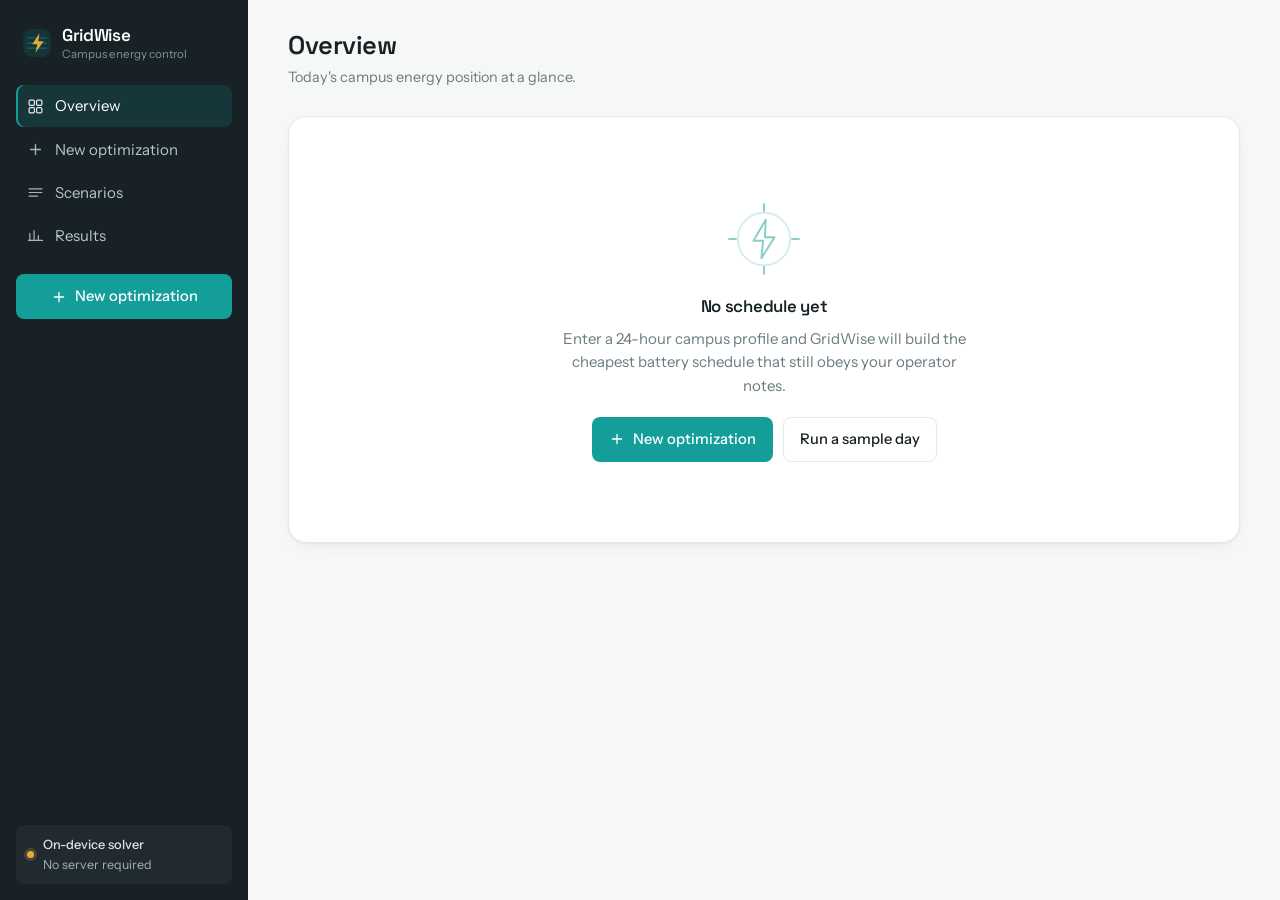
<file: GrideWise-Frontend/index.html>
<!DOCTYPE html>
<html lang="en">
<head>
<meta charset="utf-8">
<meta name="viewport" content="width=device-width, initial-scale=1">
<title>GridWise — campus energy optimization</title>
<meta name="description" content="GridWise turns a 24-hour campus energy scenario and plain-English operator notes into the cheapest battery schedule that still obeys every constraint.">
<meta name="color-scheme" content="light dark">
<link rel="preconnect" href="https://fonts.googleapis.com">
<link rel="preconnect" href="https://fonts.gstatic.com" crossorigin>
<link href="https://fonts.googleapis.com/css2?family=Instrument+Sans:wght@400;500;600&family=Space+Grotesk:wght@400;500;600;700&display=swap" rel="stylesheet">
<style>
/* ==========================================================================
   GridWise — energy optimization console
   Palette is brief-locked: graphite / electric teal / solar amber / soft mint.
   ========================================================================== */

:root {
  --graphite: #172126;
  --teal: #149E9A;
  --amber: #E5A93D;
  --mint: #DCEFE8;

  --teal-deep: #0E7B78;
  --teal-wash: #EAF6F5;
  --amber-deep: #B9812A;
  --amber-wash: #FCF3E3;
  --clay: #A8443B;
  --clay-wash: #FAEDEB;

  --bg: #F6F8F7;
  --surface: #FFFFFF;
  --surface-sunk: #FBFCFC;
  --line: #E2E8E6;
  --line-strong: #CBD5D2;

  --ink: #172126;
  --ink-2: #3D4A50;
  --ink-3: #6B7A80;
  --ink-4: #93A1A6;

  --shadow: 0 1px 2px rgba(23, 33, 38, .05), 0 6px 20px -12px rgba(23, 33, 38, .18);
  --shadow-lift: 0 2px 4px rgba(23, 33, 38, .06), 0 18px 40px -20px rgba(23, 33, 38, .28);

  --r-sm: 8px;
  --r: 12px;
  --r-lg: 18px;

  --sans: "Instrument Sans", ui-sans-serif, system-ui, -apple-system, "Segoe UI", sans-serif;
  --display: "Space Grotesk", var(--sans);

  --rail: 248px;
  --step: cubic-bezier(.22, .68, .28, 1);
}

@media (prefers-color-scheme: dark) {
  :root:not([data-theme="light"]) {
    --bg: #101A1E;
    --surface: #17242A;
    --surface-sunk: #141F24;
    --line: #26363C;
    --line-strong: #35494F;
    --ink: #EEF4F3;
    --ink-2: #C3D1D1;
    --ink-3: #94A6A8;
    --ink-4: #6F8286;
    --mint: #1D3C39;
    --teal-wash: #14312F;
    --amber-wash: #2E2617;
    --clay-wash: #33211F;
    --teal: #2FBDB8;
    --amber: #EDBA5B;
    --clay: #D97B70;
    --shadow: 0 1px 2px rgba(0, 0, 0, .3), 0 8px 24px -14px rgba(0, 0, 0, .6);
    --shadow-lift: 0 2px 6px rgba(0, 0, 0, .35), 0 22px 44px -22px rgba(0, 0, 0, .7);
  }
}

:root[data-theme="dark"] {
  --bg: #101A1E;
  --surface: #17242A;
  --surface-sunk: #141F24;
  --line: #26363C;
  --line-strong: #35494F;
  --ink: #EEF4F3;
  --ink-2: #C3D1D1;
  --ink-3: #94A6A8;
  --ink-4: #6F8286;
  --mint: #1D3C39;
  --teal-wash: #14312F;
  --amber-wash: #2E2617;
  --clay-wash: #33211F;
  --teal: #2FBDB8;
  --amber: #EDBA5B;
  --clay: #D97B70;
  --shadow: 0 1px 2px rgba(0, 0, 0, .3), 0 8px 24px -14px rgba(0, 0, 0, .6);
  --shadow-lift: 0 2px 6px rgba(0, 0, 0, .35), 0 22px 44px -22px rgba(0, 0, 0, .7);
}

*, *::before, *::after { box-sizing: border-box; }

html { -webkit-text-size-adjust: 100%; }

body {
  margin: 0;
  background: var(--bg);
  color: var(--ink);
  font: 400 15px/1.55 var(--sans);
  -webkit-font-smoothing: antialiased;
}

h1, h2, h3, h4 {
  font-family: var(--display);
  font-weight: 600;
  letter-spacing: -.017em;
  color: var(--ink);
  margin: 0;
}

h1 { font-size: 1.6rem; line-height: 1.2; }
h2 { font-size: 1.16rem; }
h3 { font-size: 1rem; }

p { margin: 0; }
a { color: var(--teal-deep); }

button, input, textarea, select { font: inherit; color: inherit; }

:where(a, button, input, textarea, select, [tabindex]):focus-visible {
  outline: 2px solid var(--teal);
  outline-offset: 2px;
  border-radius: 4px;
}

.num {
  font-family: var(--display);
  font-variant-numeric: tabular-nums;
  font-feature-settings: "tnum" 1;
}

.sr {
  position: absolute; width: 1px; height: 1px;
  padding: 0; margin: -1px; overflow: hidden;
  clip: rect(0 0 0 0); white-space: nowrap; border: 0;
}

/* ---------------------------------------------------------------- app shell */

.app { display: flex; min-height: 100vh; }

.rail {
  width: var(--rail);
  flex: 0 0 var(--rail);
  min-width: 0;
  background: var(--graphite);
  color: #E6EEEC;
  display: flex;
  flex-direction: column;
  padding: 22px 16px 16px;
  position: sticky;
  top: 0;
  height: 100vh;
}

.brand { display: flex; align-items: center; gap: 10px; padding: 0 6px 22px; }
.brand-mark { width: 30px; height: 30px; flex: 0 0 30px; }
.brand-name {
  font-family: var(--display);
  font-size: 1.07rem;
  font-weight: 600;
  letter-spacing: -.02em;
  color: #fff;
}
.brand-sub { font-size: .72rem; color: #7E9695; margin-top: -3px; }

.nav { display: flex; flex-direction: column; gap: 2px; }
.nav-item {
  display: flex; align-items: center; gap: 11px;
  padding: 9px 11px;
  border: 0; border-radius: var(--r-sm);
  background: transparent; color: #B7C8C6;
  text-align: left; cursor: pointer; width: 100%;
  transition: background .16s var(--step), color .16s var(--step);
}
.nav-item svg { width: 17px; height: 17px; flex: 0 0 17px; opacity: .9; }
.nav-item:hover { background: rgba(255, 255, 255, .06); color: #E8F1EF; }
.nav-item[aria-current="page"] {
  background: rgba(20, 158, 154, .17);
  color: #fff;
  box-shadow: inset 2px 0 0 var(--teal);
}
.nav-count {
  margin-left: auto;
  font-family: var(--display);
  font-size: .74rem;
  color: #8AA3A1;
  font-variant-numeric: tabular-nums;
}

.rail-cta { margin-top: 18px; }
.rail-foot { margin-top: auto; padding-top: 16px; }

.status {
  display: flex; align-items: center; gap: 9px;
  padding: 10px 11px;
  border-radius: var(--r-sm);
  background: rgba(255, 255, 255, .045);
  font-size: .78rem;
  color: #9FB4B2;
}
.status-dot {
  width: 7px; height: 7px; border-radius: 50%;
  background: var(--teal); flex: 0 0 7px;
  box-shadow: 0 0 0 3px rgba(20, 158, 154, .2);
}
.status[data-state="local"] .status-dot { background: var(--amber); box-shadow: 0 0 0 3px rgba(229, 169, 61, .2); }
.status[data-state="down"] .status-dot { background: var(--clay); box-shadow: 0 0 0 3px rgba(168, 68, 59, .22); }
.status b { display: block; color: #DCE7E5; font-weight: 500; font-size: .8rem; }

.main { flex: 1 1 auto; min-width: 0; }

.topbar {
  display: flex; align-items: flex-end; justify-content: space-between;
  gap: 20px;
  padding: 30px 40px 20px;
  max-width: 1320px;
}
.topbar-sub { color: var(--ink-3); font-size: .9rem; margin-top: 5px; }

.view { padding: 8px 40px 72px; max-width: 1320px; }
.view[hidden] { display: none; }

/* ---------------------------------------------------------------- controls */

.btn {
  display: inline-flex; align-items: center; justify-content: center; gap: 8px;
  padding: 10px 16px;
  border: 1px solid transparent;
  border-radius: var(--r-sm);
  background: var(--teal); color: #fff;
  font-weight: 500; font-size: .92rem;
  cursor: pointer;
  transition: background .16s var(--step), box-shadow .16s var(--step), transform .12s var(--step);
}
.btn:hover { background: var(--teal-deep); }
.btn:active { transform: translateY(1px); }
.btn[disabled] { opacity: .5; cursor: not-allowed; }
.btn svg { width: 16px; height: 16px; }

.btn-lg { padding: 13px 24px; font-size: 1rem; border-radius: var(--r); }
.btn-block { width: 100%; }

.btn-ghost { background: var(--surface); color: var(--ink); border-color: var(--line); }
.btn-ghost:hover { background: var(--surface-sunk); border-color: var(--line-strong); }

.btn-quiet {
  background: transparent; color: var(--ink-2); border-color: transparent;
  padding: 7px 10px; font-size: .86rem;
}
.btn-quiet:hover { background: var(--surface-sunk); color: var(--ink); }

.btn-onDark { background: var(--teal); color: #fff; }
.btn-onDark:hover { background: #17B3AE; }

.btn-danger { background: transparent; color: var(--clay); border-color: var(--line); }
.btn-danger:hover { background: var(--clay-wash); border-color: var(--clay); }

.field { display: block; }
.field-label { display: block; font-size: .85rem; font-weight: 500; color: var(--ink-2); margin-bottom: 6px; }
.field-hint { font-size: .8rem; color: var(--ink-3); margin-top: 6px; }

.input, textarea.input {
  width: 100%;
  padding: 10px 12px;
  border: 1px solid var(--line);
  border-radius: var(--r-sm);
  background: var(--surface);
  color: var(--ink);
  transition: border-color .15s var(--step), box-shadow .15s var(--step);
}
.input:hover { border-color: var(--line-strong); }
.input:focus { outline: 0; border-color: var(--teal); box-shadow: 0 0 0 3px rgba(20, 158, 154, .15); }
.input[aria-invalid="true"] { border-color: var(--clay); background: var(--clay-wash); }
textarea.input { resize: vertical; min-height: 76px; line-height: 1.5; }

.input-num { text-align: right; font-family: var(--display); font-variant-numeric: tabular-nums; }

.err {
  display: flex; align-items: flex-start; gap: 7px;
  color: var(--clay); font-size: .82rem; margin-top: 6px;
}
.err svg { width: 14px; height: 14px; flex: 0 0 14px; margin-top: 2px; }

/* ------------------------------------------------------------------- cards */

.card {
  background: var(--surface);
  border: 1px solid var(--line);
  border-radius: var(--r-lg);
  box-shadow: var(--shadow);
}
.card-head {
  display: flex; align-items: center; justify-content: space-between; gap: 14px; flex-wrap: wrap;
  padding: 18px 22px;
  border-bottom: 1px solid var(--line);
}
.card-head p { color: var(--ink-3); font-size: .85rem; margin-top: 3px; }
.card-body { padding: 22px; }
.card-body.flush { padding: 0; }

.grid { display: grid; gap: 18px; }
.select-sample { width: auto; max-width: min(260px, 100%); }
.grid-metrics { grid-template-columns: repeat(auto-fit, minmax(212px, 1fr)); }
.grid-2 { grid-template-columns: repeat(auto-fit, minmax(340px, 1fr)); }
.grid-3 { grid-template-columns: repeat(auto-fit, minmax(260px, 1fr)); }
.grid-charts { grid-template-columns: repeat(2, minmax(0, 1fr)); }
.split { display: grid; grid-template-columns: minmax(0, 1.55fr) minmax(0, 1fr); gap: 18px; align-items: start; }
.side { position: sticky; top: 20px; align-self: start; }
.stack { display: grid; gap: 18px; grid-template-columns: minmax(0, 1fr); }
.grid > *, .stack > *, .split > * { min-width: 0; }
.row { display: flex; align-items: center; gap: 10px; flex-wrap: wrap; }

.section-title {
  display: flex; align-items: baseline; gap: 12px; flex-wrap: wrap;
  margin: 30px 0 14px;
}
.section-title h2 { flex: 0 0 auto; }
.section-title p { color: var(--ink-3); font-size: .86rem; }

/* ------------------------------------------------------------------ metric */

.metric {
  background: var(--surface);
  border: 1px solid var(--line);
  border-radius: var(--r);
  padding: 17px 18px 15px;
  box-shadow: var(--shadow);
  transition: box-shadow .18s var(--step), border-color .18s var(--step);
}
.metric:hover { box-shadow: var(--shadow-lift); border-color: var(--line-strong); }
.metric-top { display: flex; align-items: center; gap: 9px; color: var(--ink-3); }
.metric-top svg { width: 15px; height: 15px; }
.metric-name { font-size: .84rem; font-weight: 500; }
.metric-val {
  font-family: var(--display); font-weight: 600;
  font-size: 1.62rem; line-height: 1.15;
  letter-spacing: -.02em;
  margin-top: 11px;
  font-variant-numeric: tabular-nums;
}
.metric-val small { font-size: .62em; font-weight: 500; color: var(--ink-3); margin-left: 3px; }
.metric-note { font-size: .8rem; color: var(--ink-3); margin-top: 5px; }

.metric[data-accent="teal"] .metric-top { color: var(--teal-deep); }
.metric[data-accent="amber"] .metric-top { color: var(--amber-deep); }

.spark { display: block; width: 100%; height: 30px; margin-top: 10px; overflow: visible; }

/* ------------------------------------------------------------------ badges */

.badge {
  display: inline-flex; align-items: center; gap: 6px;
  padding: 3px 9px;
  border-radius: 999px;
  border: 1px solid var(--line);
  background: var(--surface-sunk);
  font-size: .77rem; font-weight: 500; color: var(--ink-2);
  white-space: nowrap;
}
.badge svg { width: 12px; height: 12px; }
.badge[data-tone="teal"] { background: var(--teal-wash); border-color: rgba(20, 158, 154, .3); color: var(--teal-deep); }
.badge[data-tone="mint"] { background: var(--mint); border-color: rgba(20, 158, 154, .22); color: var(--teal-deep); }
.badge[data-tone="amber"] { background: var(--amber-wash); border-color: rgba(229, 169, 61, .42); color: var(--amber-deep); }
.badge[data-tone="clay"] { background: var(--clay-wash); border-color: rgba(168, 68, 59, .32); color: var(--clay); }
.badge[data-tone="mute"] { color: var(--ink-3); }

/* ------------------------------------------------------------------- table */

.table-scroll { overflow-x: auto; -webkit-overflow-scrolling: touch; }
table { width: 100%; border-collapse: collapse; }
thead th {
  position: sticky; top: 0; z-index: 1;
  background: var(--surface-sunk);
  text-align: right;
  font-size: .78rem; font-weight: 600; color: var(--ink-3);
  padding: 11px 14px;
  border-bottom: 1px solid var(--line);
  white-space: nowrap;
}
thead th:first-child, tbody td:first-child { text-align: left; }
tbody td {
  padding: 10px 14px;
  text-align: right;
  border-bottom: 1px solid var(--line);
  font-variant-numeric: tabular-nums;
  font-family: var(--display);
  font-size: .9rem;
  white-space: nowrap;
}
tbody td:first-child { font-family: var(--sans); }
tbody tr:last-child td { border-bottom: 0; }
tbody tr { transition: background .14s var(--step); }
tbody tr:hover { background: var(--surface-sunk); }
tbody tr[data-peak="1"] td:first-child::after {
  content: "peak";
  margin-left: 8px;
  font: 500 .68rem var(--sans);
  color: var(--amber-deep);
  background: var(--amber-wash);
  padding: 2px 6px; border-radius: 999px;
  vertical-align: middle;
}
tfoot td {
  padding: 12px 14px; text-align: right;
  font-family: var(--display); font-weight: 600;
  font-variant-numeric: tabular-nums;
  border-top: 1px solid var(--line-strong);
  background: var(--surface-sunk);
}
tfoot td:first-child { text-align: left; font-family: var(--sans); }

.act { display: inline-flex; align-items: center; gap: 6px; font-family: var(--sans); font-size: .82rem; }
.act-dot { width: 8px; height: 8px; border-radius: 2px; }
.act[data-a="charge"] { color: var(--teal-deep); }
.act[data-a="charge"] .act-dot { background: var(--teal); }
.act[data-a="discharge"] { color: var(--amber-deep); }
.act[data-a="discharge"] .act-dot { background: var(--amber); border-radius: 50%; }
.act[data-a="idle"] { color: var(--ink-4); }
.act[data-a="idle"] .act-dot { background: var(--ink-4); border-radius: 50%; opacity: .5; }

/* -------------------------------------------------------- 24h entry editor */

.hours-editor { display: grid; gap: 0; }
.hours-head, .hour-row {
  display: grid;
  grid-template-columns: 62px repeat(3, minmax(0, 1fr));
  gap: 10px;
  align-items: center;
}
.hours-head {
  padding: 0 4px 9px;
  border-bottom: 1px solid var(--line);
  font-size: .78rem; font-weight: 600; color: var(--ink-3);
}
.hours-head span:not(:first-child) { text-align: right; padding-right: 12px; }
.hour-row { padding: 4px; border-radius: var(--r-sm); }
.hour-row:hover { background: var(--surface-sunk); }
.hour-tag {
  font-family: var(--display); font-variant-numeric: tabular-nums;
  font-size: .86rem; color: var(--ink-3);
  display: flex; align-items: center; gap: 6px;
}
.hour-tag i {
  width: 4px; height: 16px; border-radius: 2px;
  background: var(--line-strong); font-style: normal;
}
.hour-row[data-sun="1"] .hour-tag i { background: var(--amber); }

.editor-tools { display: flex; align-items: center; gap: 8px; flex-wrap: wrap; margin-bottom: 16px; }

/* ----------------------------------------------------------------- battery */

.batt-vis { padding: 4px 0 2px; }
.batt-shell {
  position: relative;
  height: 60px;
  border: 1px solid var(--line-strong);
  border-radius: 10px;
  background: var(--surface-sunk);
  overflow: hidden;
}
.batt-fill {
  position: absolute; inset: 0 auto 0 0;
  background: var(--teal);
  opacity: .85;
  transition: width .5s var(--step);
}
.batt-reserve {
  position: absolute; top: 0; bottom: 0;
  width: 2px; background: var(--clay);
  transition: left .5s var(--step);
}
.batt-reserve::after {
  content: ""; position: absolute; inset: 0 auto 0 -1px; width: 2px;
}
.batt-scale { display: flex; justify-content: space-between; margin-top: 8px; font-size: .78rem; color: var(--ink-3); }
.batt-legend { display: flex; gap: 16px; flex-wrap: wrap; margin-top: 14px; font-size: .82rem; color: var(--ink-2); }
.batt-legend span { display: inline-flex; align-items: center; gap: 7px; }
.batt-legend i { width: 10px; height: 10px; border-radius: 3px; display: inline-block; }

/* ------------------------------------------------------------ instructions */

.instr { display: grid; gap: 14px; }
.instr-item {
  border: 1px solid var(--line);
  border-radius: var(--r);
  padding: 14px;
  background: var(--surface-sunk);
}
.instr-top { display: flex; align-items: center; justify-content: space-between; margin-bottom: 9px; }
.instr-n { font-size: .82rem; font-weight: 500; color: var(--ink-2); }
.examples { display: flex; flex-wrap: wrap; gap: 8px; margin-top: 12px; }
.chip {
  border: 1px dashed var(--line-strong);
  background: transparent;
  border-radius: 999px;
  padding: 6px 12px;
  font-size: .81rem; color: var(--ink-2);
  cursor: pointer;
  transition: border-color .15s var(--step), color .15s var(--step), background .15s var(--step);
}
.chip:hover { border-style: solid; border-color: var(--teal); color: var(--teal-deep); background: var(--teal-wash); }

/* ------------------------------------------------------------- energy flow */

.flow-wrap { position: relative; }
.flow { display: block; width: 100%; height: auto; }
.flow-node rect { fill: var(--surface-sunk); stroke: var(--line); }
.flow-node text { font-family: var(--sans); fill: var(--ink); }
.flow-node .flow-val { font-family: var(--display); font-variant-numeric: tabular-nums; }
.flow-path { fill: none; stroke-linecap: round; transition: stroke-width .4s var(--step), opacity .4s var(--step); }
.flow-dash { fill: none; stroke-linecap: round; stroke-dasharray: 5 13; animation: flow 1.1s linear infinite; }
@keyframes flow { to { stroke-dashoffset: -18; } }

.scrub { display: flex; align-items: center; gap: 14px; margin-top: 6px; }
.scrub input[type="range"] { flex: 1 1 auto; accent-color: var(--teal); }
.scrub-hour { font-family: var(--display); font-variant-numeric: tabular-nums; font-weight: 600; min-width: 62px; }
.scrub-play { flex: 0 0 auto; }

/* ---------------------------------------------------------------- timeline */

.timeline {
  display: grid;
  grid-template-columns: repeat(24, minmax(0, 1fr));
  gap: 4px;
  align-items: end;
  height: 128px;
}
.tl-bar {
  position: relative;
  display: flex; flex-direction: column; justify-content: flex-end;
  height: 100%;
  border: 0; padding: 0;
  background: transparent;
  cursor: pointer;
  border-radius: 5px 5px 3px 3px;
  transition: transform .16s var(--step);
}
.tl-bar:hover { transform: translateY(-3px); }
.tl-seg { width: 100%; border-radius: 3px 3px 0 0; transition: height .35s var(--step); }
.tl-seg.solar { background: var(--amber); }
.tl-seg.grid { background: var(--teal); }
.tl-seg.batt { background: var(--graphite); opacity: .45; border-radius: 0 0 3px 3px; }
.tl-bar[aria-pressed="true"] { outline: 2px solid var(--teal); outline-offset: 2px; background: var(--mint); }
.tl-axis {
  display: grid; grid-template-columns: repeat(24, minmax(0, 1fr)); gap: 4px;
  margin-top: 8px;
  font-family: var(--display); font-variant-numeric: tabular-nums;
  font-size: .68rem; color: var(--ink-4); text-align: center;
}
.tl-axis span:nth-child(even) { visibility: hidden; }

.detail { display: grid; gap: 1px; background: var(--line); border-radius: var(--r); overflow: hidden; }
.detail-row { display: flex; justify-content: space-between; gap: 14px; padding: 10px 14px; background: var(--surface); font-size: .88rem; }
.detail-row dt { color: var(--ink-3); }
.detail-row dd { margin: 0; font-family: var(--display); font-variant-numeric: tabular-nums; font-weight: 500; }

/* ------------------------------------------------------------------ charts */

.chart-box { position: relative; }
.chart { display: block; width: 100%; height: auto; touch-action: pan-y; }
.chart-grid line { stroke: var(--line); stroke-width: 1; }
.chart-axis text { font-family: var(--display); font-size: 10.5px; fill: var(--ink-4); font-variant-numeric: tabular-nums; }
.chart-axis .axis-title { font-family: var(--sans); font-size: 11px; fill: var(--ink-3); }
.chart-line { fill: none; stroke-width: 2; stroke-linejoin: round; stroke-linecap: round; }
.chart-area { stroke: none; opacity: .14; }
.chart-bar { transition: opacity .15s var(--step); }
.chart-hit { fill: transparent; }
.chart-cursor { stroke: var(--line-strong); stroke-width: 1; stroke-dasharray: 3 3; }
.chart-dot { stroke: var(--surface); stroke-width: 2; }

.legend { display: flex; gap: 16px; flex-wrap: wrap; margin: 2px 0 12px; font-size: .82rem; color: var(--ink-2); }
.legend span { display: inline-flex; align-items: center; gap: 7px; }
.legend i { width: 11px; height: 11px; border-radius: 3px; display: inline-block; }

.tip {
  position: absolute;
  pointer-events: none;
  background: var(--graphite);
  color: #EAF2F0;
  border-radius: var(--r-sm);
  padding: 9px 11px;
  font-size: .8rem;
  box-shadow: var(--shadow-lift);
  opacity: 0;
  transform: translate(-50%, -112%);
  transition: opacity .12s var(--step);
  z-index: 5;
  min-width: 118px;
}
.tip[data-show="1"] { opacity: 1; }
.tip b { display: block; font-family: var(--display); font-size: .85rem; margin-bottom: 5px; color: #fff; }
.tip-row { display: flex; justify-content: space-between; gap: 12px; }
.tip-row span:last-child { font-family: var(--display); font-variant-numeric: tabular-nums; }

/* -------------------------------------------------------- interpretation */

.interp { display: grid; gap: 14px; }
.interp-card { border: 1px solid var(--line); border-radius: var(--r); overflow: hidden; }
.interp-note {
  padding: 14px 16px;
  background: var(--surface-sunk);
  border-bottom: 1px solid var(--line);
  color: var(--ink-2);
  font-size: .92rem;
}
.interp-note b { display: block; font: 500 .78rem var(--sans); color: var(--ink-3); margin-bottom: 5px; }
.interp-body { padding: 14px 16px; display: grid; gap: 12px; }
.interp-head { display: flex; align-items: center; gap: 10px; flex-wrap: wrap; }
.kv { display: grid; grid-template-columns: repeat(auto-fit, minmax(160px, 1fr)); gap: 12px; }
.kv > div { min-width: 0; }
.kv dt { font-size: .78rem; color: var(--ink-3); margin-bottom: 3px; }
.kv dd { margin: 0; font-size: .88rem; }
.hourlist { display: flex; flex-wrap: wrap; gap: 4px; }
.hourlist i {
  font-style: normal;
  font-family: var(--display); font-variant-numeric: tabular-nums;
  font-size: .78rem;
  padding: 2px 6px;
  border-radius: 5px;
  background: var(--mint);
  color: var(--teal-deep);
}

/* ------------------------------------------------------------------ checks */

.checks { display: grid; gap: 1px; background: var(--line); border-radius: var(--r); overflow: hidden; }
.check { background: var(--surface); }
.check-top {
  display: flex; align-items: center; gap: 12px;
  width: 100%; padding: 13px 16px;
  border: 0; background: transparent; text-align: left; cursor: pointer;
}
.check-top:hover { background: var(--surface-sunk); }
.check-ico { width: 18px; height: 18px; flex: 0 0 18px; }
.check[data-ok="1"] .check-ico { color: var(--teal-deep); }
.check[data-ok="0"] .check-ico { color: var(--clay); }
.check-name { font-size: .92rem; flex: 1 1 auto; }
.check-state { font-size: .8rem; color: var(--ink-3); }
.check-caret { width: 14px; height: 14px; color: var(--ink-4); transition: transform .2s var(--step); }
.check[data-open="1"] .check-caret { transform: rotate(180deg); }
.check-detail {
  padding: 0 16px 14px 46px;
  font-size: .85rem; color: var(--ink-2);
  font-family: var(--display); font-variant-numeric: tabular-nums;
}
.check[data-open="0"] .check-detail { display: none; }

/* --------------------------------------------------------------- scenarios */

.scen-list { display: grid; gap: 12px; }
.scen {
  display: grid;
  grid-template-columns: minmax(150px, 1.2fr) repeat(4, minmax(90px, .8fr)) auto;
  gap: 16px; align-items: center;
  width: 100%;
  padding: 16px 20px;
  background: var(--surface);
  border: 1px solid var(--line);
  border-radius: var(--r);
  box-shadow: var(--shadow);
  cursor: pointer;
  text-align: left;
  transition: box-shadow .18s var(--step), border-color .18s var(--step), transform .18s var(--step);
}
.scen:hover { box-shadow: var(--shadow-lift); border-color: var(--line-strong); transform: translateY(-1px); }
.scen-id { font-family: var(--display); font-weight: 600; }
.scen-date { font-size: .8rem; color: var(--ink-3); margin-top: 2px; }
.scen-cell dt { font-size: .76rem; color: var(--ink-3); margin-bottom: 3px; }
.scen-cell dd { margin: 0; font-family: var(--display); font-variant-numeric: tabular-nums; font-size: .95rem; }

/* ------------------------------------------------------------------ states */

.empty {
  display: grid; justify-items: center; text-align: center;
  gap: 8px; padding: 58px 24px;
}
.empty-art { width: 84px; height: 84px; color: var(--teal); opacity: .5; margin-bottom: 4px; }
.empty h3 { font-size: 1.05rem; }
.empty p { color: var(--ink-3); max-width: 42ch; }
.empty .row { margin-top: 12px; }

.notice {
  display: flex; gap: 12px; align-items: flex-start; flex-wrap: wrap;
  padding: 14px 16px;
  border: 1px solid var(--line);
  border-left: 3px solid var(--ink-4);
  border-radius: var(--r-sm);
  background: var(--surface);
  font-size: .89rem;
}
.notice svg { width: 17px; height: 17px; flex: 0 0 17px; margin-top: 1px; }
.notice > div:not(.notice-act) { flex: 1 1 240px; min-width: 0; }
.notice b { display: block; margin-bottom: 3px; }
.notice p { color: var(--ink-2); }
.notice[data-tone="ok"] { border-left-color: var(--teal); background: var(--teal-wash); }
.notice[data-tone="ok"] svg { color: var(--teal-deep); }
.notice[data-tone="warn"] { border-left-color: var(--amber); background: var(--amber-wash); }
.notice[data-tone="warn"] svg { color: var(--amber-deep); }
.notice[data-tone="bad"] { border-left-color: var(--clay); background: var(--clay-wash); }
.notice[data-tone="bad"] svg { color: var(--clay); }
.notice-act { margin-left: auto; flex: 0 0 auto; }

/* ------------------------------------------------------------- run overlay */

.run {
  position: fixed; inset: 0; z-index: 40;
  display: grid; place-items: center;
  background: rgba(23, 33, 38, .55);
  backdrop-filter: blur(3px);
}
.run[hidden] { display: none; }
.run-card {
  width: min(430px, calc(100vw - 40px));
  background: var(--surface);
  border-radius: var(--r-lg);
  box-shadow: var(--shadow-lift);
  padding: 26px;
}
.run-card h3 { margin-bottom: 4px; }
.run-card > p { color: var(--ink-3); font-size: .87rem; margin-bottom: 20px; }
.stages { display: grid; gap: 3px; }
.stage {
  display: flex; align-items: center; gap: 12px;
  padding: 9px 4px;
  font-size: .91rem;
  color: var(--ink-4);
  transition: color .3s var(--step);
}
.stage-ico { width: 18px; height: 18px; flex: 0 0 18px; display: grid; place-items: center; }
.stage-ico i {
  width: 8px; height: 8px; border-radius: 50%;
  background: var(--line-strong);
  display: block;
  transition: background .3s var(--step), transform .3s var(--step);
}
.stage[data-s="run"] { color: var(--ink); }
.stage[data-s="run"] .stage-ico i { background: var(--teal); animation: pulse 1s var(--step) infinite; }
.stage[data-s="done"] { color: var(--ink-2); }
.stage[data-s="done"] .stage-ico i { background: var(--teal); transform: scale(.7); }
.stage svg { width: 16px; height: 16px; color: var(--teal-deep); }
@keyframes pulse {
  0%, 100% { box-shadow: 0 0 0 0 rgba(20, 158, 154, .38); }
  55% { box-shadow: 0 0 0 6px rgba(20, 158, 154, 0); }
}
.run-track { height: 3px; border-radius: 2px; background: var(--line); margin-top: 20px; overflow: hidden; }
.run-bar { height: 100%; background: var(--teal); width: 0; transition: width .45s var(--step); }

/* ------------------------------------------------------------------ toasts */

.toasts {
  position: fixed; bottom: 22px; right: 22px; z-index: 50;
  display: grid; gap: 10px; justify-items: end;
}
.toast {
  display: flex; align-items: flex-start; gap: 10px;
  background: var(--graphite); color: #EAF2F0;
  padding: 12px 15px;
  border-radius: var(--r-sm);
  box-shadow: var(--shadow-lift);
  max-width: 340px; font-size: .88rem;
  animation: toastIn .24s var(--step);
}
.toast svg { width: 16px; height: 16px; flex: 0 0 16px; margin-top: 2px; }
.toast[data-tone="ok"] svg { color: #4ECDC7; }
.toast[data-tone="bad"] svg { color: #E79086; }
@keyframes toastIn { from { opacity: 0; transform: translateY(8px); } }

/* ------------------------------------------------------------- responsive */

@media (max-width: 1080px) {
  .split { grid-template-columns: minmax(0, 1fr); }
  .grid-charts { grid-template-columns: minmax(0, 1fr); }
  .side { position: static; }
}

@media (max-width: 860px) {
  .app { flex-direction: column; max-width: 100vw; }
  body { overflow-x: hidden; }
  .rail {
    width: auto; flex: none; height: auto; position: sticky; top: 0; z-index: 30;
    max-width: 100vw;
    flex-direction: row; align-items: center; gap: 10px;
    padding: 10px 14px;
    overflow-x: auto;
  }
  .brand { padding: 0 8px 0 0; }
  .brand-sub { display: none; }
  .nav { flex-direction: row; gap: 4px; }
  .nav-item { padding: 8px 10px; white-space: nowrap; }
  .nav-item span:not(.nav-count) { display: none; }
  .nav-item[aria-current="page"] span:not(.nav-count) { display: inline; }
  .nav-item[aria-current="page"] { box-shadow: none; }
  .rail-cta { margin: 0 0 0 auto; }
  .rail-cta .btn { padding: 8px 12px; font-size: .86rem; }
  .rail-foot { display: none; }
  .topbar { padding: 22px 18px 16px; flex-direction: column; align-items: flex-start; }
  .section-title p { flex: 1 1 100%; }
  .view { padding: 4px 18px 64px; }
  h1 { font-size: 1.36rem; }
  .timeline { height: 104px; gap: 2px; }
  .tl-axis { gap: 2px; }
  .tl-axis span:nth-child(even) { display: none; }
  .tl-axis { grid-template-columns: repeat(12, minmax(0, 1fr)); }
  .scen { grid-template-columns: minmax(0, 1fr) minmax(0, 1fr); gap: 12px; }
  .scen-status { grid-column: 1 / -1; }
  .hours-head, .hour-row { grid-template-columns: 50px repeat(3, minmax(0, 1fr)); gap: 6px; }
  .card-body { padding: 16px; }
  .card-head { padding: 15px 16px; }
  .toasts { left: 14px; right: 14px; justify-items: stretch; }
  .toast { max-width: none; }
}

@media (max-width: 560px) {
  .rail-cta { display: none; }
  .notice-act { margin-left: 0; width: 100%; }
  .notice-act .btn { width: 100%; }
  .hours-head { font-size: .72rem; }
  .metric-val { font-size: 1.42rem; }
  .grid-metrics { grid-template-columns: repeat(auto-fit, minmax(152px, 1fr)); gap: 12px; }
}

@media print {
  .rail, .rail-cta, .run, .toasts { display: none !important; }
  .card { box-shadow: none; break-inside: avoid; }
}

@media (prefers-reduced-motion: reduce) {
  *, *::before, *::after {
    animation-duration: .001ms !important;
    animation-iteration-count: 1 !important;
    transition-duration: .001ms !important;
  }
  .flow-dash { display: none; }
}

</style>
<link rel="icon" href="data:image/svg+xml,%3Csvg xmlns='http://www.w3.org/2000/svg' viewBox='0 0 32 32'%3E%3Crect width='32' height='32' rx='8' fill='%23172126'/%3E%3Cpath d='M18.6 5.5 11 17.2h5.3L14.4 26.5 23 14.2h-5.6z' fill='%23E5A93D'/%3E%3C/svg%3E">
</head>
<body>

<div class="app">
  <aside class="rail" id="rail"></aside>

  <main class="main">
    <header class="topbar" id="topbar"></header>
    <div class="view" id="view"></div>
  </main>
</div>

<div class="run" id="run" hidden role="dialog" aria-modal="true" aria-labelledby="runTitle">
  <div class="run-card">
    <h3 id="runTitle">Optimizing</h3>
    <p>Reading your notes, then solving the 24-hour schedule.</p>
    <div class="stages" id="stages"></div>
    <div class="run-track"><div class="run-bar" id="runBar"></div></div>
  </div>
</div>

<div class="toasts" id="toasts" aria-live="polite"></div>

<script type="module">
// GridWise - public sample scenario pack (BUP CSE Fest 2026, 10 cases).
// Inputs only: GridWise computes its own interpretation and schedule.
const SAMPLE_CASES = [
  {
    "id": "SAMPLE-01",
    "label": "Solar cleaning + distractor",
    "input": {
      "scenario_id": "SAMPLE-01",
      "operator_notes": [
        "Facilities will wash the rooftop solar panels from noon until 2 PM. During cleaning, usable solar should be treated as roughly 25% of the forecast.",
        "The sports office moved next month's registration deadline."
      ],
      "hours": [
        {
          "hour": 0,
          "demand_kwh": 90,
          "solar_kwh": 0,
          "tariff_bdt_per_kwh": 6
        },
        {
          "hour": 1,
          "demand_kwh": 85,
          "solar_kwh": 0,
          "tariff_bdt_per_kwh": 6
        },
        {
          "hour": 2,
          "demand_kwh": 80,
          "solar_kwh": 0,
          "tariff_bdt_per_kwh": 5
        },
        {
          "hour": 3,
          "demand_kwh": 80,
          "solar_kwh": 0,
          "tariff_bdt_per_kwh": 5
        },
        {
          "hour": 4,
          "demand_kwh": 85,
          "solar_kwh": 0,
          "tariff_bdt_per_kwh": 5
        },
        {
          "hour": 5,
          "demand_kwh": 95,
          "solar_kwh": 0,
          "tariff_bdt_per_kwh": 6
        },
        {
          "hour": 6,
          "demand_kwh": 110,
          "solar_kwh": 5,
          "tariff_bdt_per_kwh": 8
        },
        {
          "hour": 7,
          "demand_kwh": 130,
          "solar_kwh": 20,
          "tariff_bdt_per_kwh": 10
        },
        {
          "hour": 8,
          "demand_kwh": 150,
          "solar_kwh": 50,
          "tariff_bdt_per_kwh": 12
        },
        {
          "hour": 9,
          "demand_kwh": 165,
          "solar_kwh": 90,
          "tariff_bdt_per_kwh": 14
        },
        {
          "hour": 10,
          "demand_kwh": 175,
          "solar_kwh": 130,
          "tariff_bdt_per_kwh": 16
        },
        {
          "hour": 11,
          "demand_kwh": 180,
          "solar_kwh": 160,
          "tariff_bdt_per_kwh": 16
        },
        {
          "hour": 12,
          "demand_kwh": 185,
          "solar_kwh": 180,
          "tariff_bdt_per_kwh": 15
        },
        {
          "hour": 13,
          "demand_kwh": 180,
          "solar_kwh": 170,
          "tariff_bdt_per_kwh": 14
        },
        {
          "hour": 14,
          "demand_kwh": 170,
          "solar_kwh": 140,
          "tariff_bdt_per_kwh": 13
        },
        {
          "hour": 15,
          "demand_kwh": 165,
          "solar_kwh": 90,
          "tariff_bdt_per_kwh": 14
        },
        {
          "hour": 16,
          "demand_kwh": 170,
          "solar_kwh": 45,
          "tariff_bdt_per_kwh": 18
        },
        {
          "hour": 17,
          "demand_kwh": 185,
          "solar_kwh": 10,
          "tariff_bdt_per_kwh": 22
        },
        {
          "hour": 18,
          "demand_kwh": 205,
          "solar_kwh": 0,
          "tariff_bdt_per_kwh": 28
        },
        {
          "hour": 19,
          "demand_kwh": 215,
          "solar_kwh": 0,
          "tariff_bdt_per_kwh": 30
        },
        {
          "hour": 20,
          "demand_kwh": 205,
          "solar_kwh": 0,
          "tariff_bdt_per_kwh": 26
        },
        {
          "hour": 21,
          "demand_kwh": 175,
          "solar_kwh": 0,
          "tariff_bdt_per_kwh": 18
        },
        {
          "hour": 22,
          "demand_kwh": 135,
          "solar_kwh": 0,
          "tariff_bdt_per_kwh": 10
        },
        {
          "hour": 23,
          "demand_kwh": 105,
          "solar_kwh": 0,
          "tariff_bdt_per_kwh": 7
        }
      ],
      "battery": {
        "capacity_kwh": 220,
        "initial_energy_kwh": 110,
        "minimum_energy_kwh": 40,
        "max_charge_kwh_per_hour": 50,
        "max_discharge_kwh_per_hour": 50
      }
    }
  },
  {
    "id": "SAMPLE-02",
    "label": "Battery charging maintenance",
    "input": {
      "scenario_id": "SAMPLE-02",
      "operator_notes": [
        "The battery charger will be isolated from 2 AM until 5 AM for electrical maintenance."
      ],
      "hours": [
        {
          "hour": 0,
          "demand_kwh": 100,
          "solar_kwh": 0,
          "tariff_bdt_per_kwh": 6
        },
        {
          "hour": 1,
          "demand_kwh": 95,
          "solar_kwh": 0,
          "tariff_bdt_per_kwh": 5
        },
        {
          "hour": 2,
          "demand_kwh": 90,
          "solar_kwh": 0,
          "tariff_bdt_per_kwh": 4
        },
        {
          "hour": 3,
          "demand_kwh": 90,
          "solar_kwh": 0,
          "tariff_bdt_per_kwh": 4
        },
        {
          "hour": 4,
          "demand_kwh": 95,
          "solar_kwh": 0,
          "tariff_bdt_per_kwh": 4
        },
        {
          "hour": 5,
          "demand_kwh": 105,
          "solar_kwh": 0,
          "tariff_bdt_per_kwh": 5
        },
        {
          "hour": 6,
          "demand_kwh": 120,
          "solar_kwh": 0,
          "tariff_bdt_per_kwh": 7
        },
        {
          "hour": 7,
          "demand_kwh": 135,
          "solar_kwh": 10,
          "tariff_bdt_per_kwh": 9
        },
        {
          "hour": 8,
          "demand_kwh": 145,
          "solar_kwh": 30,
          "tariff_bdt_per_kwh": 11
        },
        {
          "hour": 9,
          "demand_kwh": 155,
          "solar_kwh": 55,
          "tariff_bdt_per_kwh": 13
        },
        {
          "hour": 10,
          "demand_kwh": 165,
          "solar_kwh": 80,
          "tariff_bdt_per_kwh": 15
        },
        {
          "hour": 11,
          "demand_kwh": 175,
          "solar_kwh": 100,
          "tariff_bdt_per_kwh": 16
        },
        {
          "hour": 12,
          "demand_kwh": 180,
          "solar_kwh": 110,
          "tariff_bdt_per_kwh": 16
        },
        {
          "hour": 13,
          "demand_kwh": 175,
          "solar_kwh": 105,
          "tariff_bdt_per_kwh": 15
        },
        {
          "hour": 14,
          "demand_kwh": 165,
          "solar_kwh": 85,
          "tariff_bdt_per_kwh": 14
        },
        {
          "hour": 15,
          "demand_kwh": 160,
          "solar_kwh": 60,
          "tariff_bdt_per_kwh": 15
        },
        {
          "hour": 16,
          "demand_kwh": 170,
          "solar_kwh": 30,
          "tariff_bdt_per_kwh": 19
        },
        {
          "hour": 17,
          "demand_kwh": 190,
          "solar_kwh": 10,
          "tariff_bdt_per_kwh": 24
        },
        {
          "hour": 18,
          "demand_kwh": 210,
          "solar_kwh": 0,
          "tariff_bdt_per_kwh": 31
        },
        {
          "hour": 19,
          "demand_kwh": 220,
          "solar_kwh": 0,
          "tariff_bdt_per_kwh": 33
        },
        {
          "hour": 20,
          "demand_kwh": 210,
          "solar_kwh": 0,
          "tariff_bdt_per_kwh": 29
        },
        {
          "hour": 21,
          "demand_kwh": 180,
          "solar_kwh": 0,
          "tariff_bdt_per_kwh": 20
        },
        {
          "hour": 22,
          "demand_kwh": 145,
          "solar_kwh": 0,
          "tariff_bdt_per_kwh": 11
        },
        {
          "hour": 23,
          "demand_kwh": 115,
          "solar_kwh": 0,
          "tariff_bdt_per_kwh": 7
        }
      ],
      "battery": {
        "capacity_kwh": 200,
        "initial_energy_kwh": 70,
        "minimum_energy_kwh": 30,
        "max_charge_kwh_per_hour": 55,
        "max_discharge_kwh_per_hour": 55
      }
    }
  },
  {
    "id": "SAMPLE-03",
    "label": "Emergency reserve as percentage",
    "input": {
      "scenario_id": "SAMPLE-03",
      "operator_notes": [
        "Keep at least 50% of the battery capacity stored in the battery from 6 PM until 9 PM for emergency operations."
      ],
      "hours": [
        {
          "hour": 0,
          "demand_kwh": 90,
          "solar_kwh": 0,
          "tariff_bdt_per_kwh": 6
        },
        {
          "hour": 1,
          "demand_kwh": 85,
          "solar_kwh": 0,
          "tariff_bdt_per_kwh": 6
        },
        {
          "hour": 2,
          "demand_kwh": 80,
          "solar_kwh": 0,
          "tariff_bdt_per_kwh": 5
        },
        {
          "hour": 3,
          "demand_kwh": 80,
          "solar_kwh": 0,
          "tariff_bdt_per_kwh": 5
        },
        {
          "hour": 4,
          "demand_kwh": 85,
          "solar_kwh": 0,
          "tariff_bdt_per_kwh": 5
        },
        {
          "hour": 5,
          "demand_kwh": 95,
          "solar_kwh": 0,
          "tariff_bdt_per_kwh": 6
        },
        {
          "hour": 6,
          "demand_kwh": 110,
          "solar_kwh": 5,
          "tariff_bdt_per_kwh": 8
        },
        {
          "hour": 7,
          "demand_kwh": 130,
          "solar_kwh": 20,
          "tariff_bdt_per_kwh": 10
        },
        {
          "hour": 8,
          "demand_kwh": 150,
          "solar_kwh": 50,
          "tariff_bdt_per_kwh": 12
        },
        {
          "hour": 9,
          "demand_kwh": 165,
          "solar_kwh": 90,
          "tariff_bdt_per_kwh": 14
        },
        {
          "hour": 10,
          "demand_kwh": 175,
          "solar_kwh": 130,
          "tariff_bdt_per_kwh": 16
        },
        {
          "hour": 11,
          "demand_kwh": 180,
          "solar_kwh": 160,
          "tariff_bdt_per_kwh": 16
        },
        {
          "hour": 12,
          "demand_kwh": 185,
          "solar_kwh": 180,
          "tariff_bdt_per_kwh": 15
        },
        {
          "hour": 13,
          "demand_kwh": 180,
          "solar_kwh": 170,
          "tariff_bdt_per_kwh": 14
        },
        {
          "hour": 14,
          "demand_kwh": 170,
          "solar_kwh": 140,
          "tariff_bdt_per_kwh": 13
        },
        {
          "hour": 15,
          "demand_kwh": 165,
          "solar_kwh": 90,
          "tariff_bdt_per_kwh": 14
        },
        {
          "hour": 16,
          "demand_kwh": 170,
          "solar_kwh": 45,
          "tariff_bdt_per_kwh": 18
        },
        {
          "hour": 17,
          "demand_kwh": 185,
          "solar_kwh": 10,
          "tariff_bdt_per_kwh": 22
        },
        {
          "hour": 18,
          "demand_kwh": 205,
          "solar_kwh": 0,
          "tariff_bdt_per_kwh": 28
        },
        {
          "hour": 19,
          "demand_kwh": 215,
          "solar_kwh": 0,
          "tariff_bdt_per_kwh": 30
        },
        {
          "hour": 20,
          "demand_kwh": 205,
          "solar_kwh": 0,
          "tariff_bdt_per_kwh": 26
        },
        {
          "hour": 21,
          "demand_kwh": 175,
          "solar_kwh": 0,
          "tariff_bdt_per_kwh": 18
        },
        {
          "hour": 22,
          "demand_kwh": 135,
          "solar_kwh": 0,
          "tariff_bdt_per_kwh": 10
        },
        {
          "hour": 23,
          "demand_kwh": 105,
          "solar_kwh": 0,
          "tariff_bdt_per_kwh": 7
        }
      ],
      "battery": {
        "capacity_kwh": 200,
        "initial_energy_kwh": 120,
        "minimum_energy_kwh": 40,
        "max_charge_kwh_per_hour": 50,
        "max_discharge_kwh_per_hour": 50
      }
    }
  },
  {
    "id": "SAMPLE-04",
    "label": "No-discharge protection test",
    "input": {
      "scenario_id": "SAMPLE-04",
      "operator_notes": [
        "For protection testing, the battery must not discharge from 6 PM until 8 PM."
      ],
      "hours": [
        {
          "hour": 0,
          "demand_kwh": 95,
          "solar_kwh": 0,
          "tariff_bdt_per_kwh": 7
        },
        {
          "hour": 1,
          "demand_kwh": 90,
          "solar_kwh": 0,
          "tariff_bdt_per_kwh": 6
        },
        {
          "hour": 2,
          "demand_kwh": 85,
          "solar_kwh": 0,
          "tariff_bdt_per_kwh": 6
        },
        {
          "hour": 3,
          "demand_kwh": 85,
          "solar_kwh": 0,
          "tariff_bdt_per_kwh": 5
        },
        {
          "hour": 4,
          "demand_kwh": 90,
          "solar_kwh": 0,
          "tariff_bdt_per_kwh": 5
        },
        {
          "hour": 5,
          "demand_kwh": 100,
          "solar_kwh": 0,
          "tariff_bdt_per_kwh": 6
        },
        {
          "hour": 6,
          "demand_kwh": 115,
          "solar_kwh": 5,
          "tariff_bdt_per_kwh": 8
        },
        {
          "hour": 7,
          "demand_kwh": 130,
          "solar_kwh": 15,
          "tariff_bdt_per_kwh": 10
        },
        {
          "hour": 8,
          "demand_kwh": 145,
          "solar_kwh": 40,
          "tariff_bdt_per_kwh": 12
        },
        {
          "hour": 9,
          "demand_kwh": 155,
          "solar_kwh": 75,
          "tariff_bdt_per_kwh": 14
        },
        {
          "hour": 10,
          "demand_kwh": 165,
          "solar_kwh": 110,
          "tariff_bdt_per_kwh": 16
        },
        {
          "hour": 11,
          "demand_kwh": 175,
          "solar_kwh": 145,
          "tariff_bdt_per_kwh": 16
        },
        {
          "hour": 12,
          "demand_kwh": 180,
          "solar_kwh": 165,
          "tariff_bdt_per_kwh": 15
        },
        {
          "hour": 13,
          "demand_kwh": 175,
          "solar_kwh": 155,
          "tariff_bdt_per_kwh": 14
        },
        {
          "hour": 14,
          "demand_kwh": 170,
          "solar_kwh": 125,
          "tariff_bdt_per_kwh": 13
        },
        {
          "hour": 15,
          "demand_kwh": 165,
          "solar_kwh": 80,
          "tariff_bdt_per_kwh": 14
        },
        {
          "hour": 16,
          "demand_kwh": 175,
          "solar_kwh": 35,
          "tariff_bdt_per_kwh": 17
        },
        {
          "hour": 17,
          "demand_kwh": 195,
          "solar_kwh": 5,
          "tariff_bdt_per_kwh": 21
        },
        {
          "hour": 18,
          "demand_kwh": 215,
          "solar_kwh": 0,
          "tariff_bdt_per_kwh": 29
        },
        {
          "hour": 19,
          "demand_kwh": 225,
          "solar_kwh": 0,
          "tariff_bdt_per_kwh": 32
        },
        {
          "hour": 20,
          "demand_kwh": 215,
          "solar_kwh": 0,
          "tariff_bdt_per_kwh": 30
        },
        {
          "hour": 21,
          "demand_kwh": 185,
          "solar_kwh": 0,
          "tariff_bdt_per_kwh": 20
        },
        {
          "hour": 22,
          "demand_kwh": 150,
          "solar_kwh": 0,
          "tariff_bdt_per_kwh": 11
        },
        {
          "hour": 23,
          "demand_kwh": 120,
          "solar_kwh": 0,
          "tariff_bdt_per_kwh": 8
        }
      ],
      "battery": {
        "capacity_kwh": 230,
        "initial_energy_kwh": 130,
        "minimum_energy_kwh": 40,
        "max_charge_kwh_per_hour": 55,
        "max_discharge_kwh_per_hour": 55
      }
    }
  },
  {
    "id": "SAMPLE-05",
    "label": "Temporary feeder grid cap",
    "input": {
      "scenario_id": "SAMPLE-05",
      "operator_notes": [
        "From 6 PM until 9 PM, campus grid import must not exceed 155 kWh in any hour because the feeder is operating under a temporary limit."
      ],
      "hours": [
        {
          "hour": 0,
          "demand_kwh": 90,
          "solar_kwh": 0,
          "tariff_bdt_per_kwh": 6
        },
        {
          "hour": 1,
          "demand_kwh": 85,
          "solar_kwh": 0,
          "tariff_bdt_per_kwh": 6
        },
        {
          "hour": 2,
          "demand_kwh": 80,
          "solar_kwh": 0,
          "tariff_bdt_per_kwh": 5
        },
        {
          "hour": 3,
          "demand_kwh": 80,
          "solar_kwh": 0,
          "tariff_bdt_per_kwh": 5
        },
        {
          "hour": 4,
          "demand_kwh": 85,
          "solar_kwh": 0,
          "tariff_bdt_per_kwh": 5
        },
        {
          "hour": 5,
          "demand_kwh": 95,
          "solar_kwh": 0,
          "tariff_bdt_per_kwh": 6
        },
        {
          "hour": 6,
          "demand_kwh": 110,
          "solar_kwh": 5,
          "tariff_bdt_per_kwh": 8
        },
        {
          "hour": 7,
          "demand_kwh": 130,
          "solar_kwh": 20,
          "tariff_bdt_per_kwh": 10
        },
        {
          "hour": 8,
          "demand_kwh": 150,
          "solar_kwh": 50,
          "tariff_bdt_per_kwh": 12
        },
        {
          "hour": 9,
          "demand_kwh": 165,
          "solar_kwh": 90,
          "tariff_bdt_per_kwh": 14
        },
        {
          "hour": 10,
          "demand_kwh": 175,
          "solar_kwh": 130,
          "tariff_bdt_per_kwh": 16
        },
        {
          "hour": 11,
          "demand_kwh": 180,
          "solar_kwh": 160,
          "tariff_bdt_per_kwh": 16
        },
        {
          "hour": 12,
          "demand_kwh": 185,
          "solar_kwh": 180,
          "tariff_bdt_per_kwh": 15
        },
        {
          "hour": 13,
          "demand_kwh": 180,
          "solar_kwh": 170,
          "tariff_bdt_per_kwh": 14
        },
        {
          "hour": 14,
          "demand_kwh": 170,
          "solar_kwh": 140,
          "tariff_bdt_per_kwh": 13
        },
        {
          "hour": 15,
          "demand_kwh": 165,
          "solar_kwh": 90,
          "tariff_bdt_per_kwh": 14
        },
        {
          "hour": 16,
          "demand_kwh": 170,
          "solar_kwh": 45,
          "tariff_bdt_per_kwh": 18
        },
        {
          "hour": 17,
          "demand_kwh": 185,
          "solar_kwh": 10,
          "tariff_bdt_per_kwh": 22
        },
        {
          "hour": 18,
          "demand_kwh": 205,
          "solar_kwh": 0,
          "tariff_bdt_per_kwh": 28
        },
        {
          "hour": 19,
          "demand_kwh": 215,
          "solar_kwh": 0,
          "tariff_bdt_per_kwh": 30
        },
        {
          "hour": 20,
          "demand_kwh": 205,
          "solar_kwh": 0,
          "tariff_bdt_per_kwh": 26
        },
        {
          "hour": 21,
          "demand_kwh": 175,
          "solar_kwh": 0,
          "tariff_bdt_per_kwh": 18
        },
        {
          "hour": 22,
          "demand_kwh": 135,
          "solar_kwh": 0,
          "tariff_bdt_per_kwh": 10
        },
        {
          "hour": 23,
          "demand_kwh": 105,
          "solar_kwh": 0,
          "tariff_bdt_per_kwh": 7
        }
      ],
      "battery": {
        "capacity_kwh": 240,
        "initial_energy_kwh": 120,
        "minimum_energy_kwh": 30,
        "max_charge_kwh_per_hour": 60,
        "max_discharge_kwh_per_hour": 60
      }
    }
  },
  {
    "id": "SAMPLE-06",
    "label": "Multiple notes with distractor",
    "input": {
      "scenario_id": "SAMPLE-06",
      "operator_notes": [
        "Cloud cover during panel inspection will leave about half of the forecast solar output from 10 AM until noon.",
        "The charging circuit will be unavailable from 2 PM until 4 PM.",
        "The library is extending book-return hours next week."
      ],
      "hours": [
        {
          "hour": 0,
          "demand_kwh": 85,
          "solar_kwh": 0,
          "tariff_bdt_per_kwh": 5
        },
        {
          "hour": 1,
          "demand_kwh": 80,
          "solar_kwh": 0,
          "tariff_bdt_per_kwh": 5
        },
        {
          "hour": 2,
          "demand_kwh": 80,
          "solar_kwh": 0,
          "tariff_bdt_per_kwh": 5
        },
        {
          "hour": 3,
          "demand_kwh": 80,
          "solar_kwh": 0,
          "tariff_bdt_per_kwh": 6
        },
        {
          "hour": 4,
          "demand_kwh": 85,
          "solar_kwh": 0,
          "tariff_bdt_per_kwh": 6
        },
        {
          "hour": 5,
          "demand_kwh": 95,
          "solar_kwh": 0,
          "tariff_bdt_per_kwh": 7
        },
        {
          "hour": 6,
          "demand_kwh": 110,
          "solar_kwh": 5,
          "tariff_bdt_per_kwh": 8
        },
        {
          "hour": 7,
          "demand_kwh": 125,
          "solar_kwh": 20,
          "tariff_bdt_per_kwh": 9
        },
        {
          "hour": 8,
          "demand_kwh": 140,
          "solar_kwh": 55,
          "tariff_bdt_per_kwh": 11
        },
        {
          "hour": 9,
          "demand_kwh": 155,
          "solar_kwh": 100,
          "tariff_bdt_per_kwh": 13
        },
        {
          "hour": 10,
          "demand_kwh": 165,
          "solar_kwh": 150,
          "tariff_bdt_per_kwh": 15
        },
        {
          "hour": 11,
          "demand_kwh": 175,
          "solar_kwh": 190,
          "tariff_bdt_per_kwh": 16
        },
        {
          "hour": 12,
          "demand_kwh": 180,
          "solar_kwh": 210,
          "tariff_bdt_per_kwh": 16
        },
        {
          "hour": 13,
          "demand_kwh": 175,
          "solar_kwh": 200,
          "tariff_bdt_per_kwh": 15
        },
        {
          "hour": 14,
          "demand_kwh": 170,
          "solar_kwh": 160,
          "tariff_bdt_per_kwh": 14
        },
        {
          "hour": 15,
          "demand_kwh": 165,
          "solar_kwh": 100,
          "tariff_bdt_per_kwh": 15
        },
        {
          "hour": 16,
          "demand_kwh": 175,
          "solar_kwh": 50,
          "tariff_bdt_per_kwh": 18
        },
        {
          "hour": 17,
          "demand_kwh": 190,
          "solar_kwh": 15,
          "tariff_bdt_per_kwh": 22
        },
        {
          "hour": 18,
          "demand_kwh": 205,
          "solar_kwh": 0,
          "tariff_bdt_per_kwh": 27
        },
        {
          "hour": 19,
          "demand_kwh": 215,
          "solar_kwh": 0,
          "tariff_bdt_per_kwh": 29
        },
        {
          "hour": 20,
          "demand_kwh": 205,
          "solar_kwh": 0,
          "tariff_bdt_per_kwh": 27
        },
        {
          "hour": 21,
          "demand_kwh": 175,
          "solar_kwh": 0,
          "tariff_bdt_per_kwh": 18
        },
        {
          "hour": 22,
          "demand_kwh": 140,
          "solar_kwh": 0,
          "tariff_bdt_per_kwh": 10
        },
        {
          "hour": 23,
          "demand_kwh": 110,
          "solar_kwh": 0,
          "tariff_bdt_per_kwh": 7
        }
      ],
      "battery": {
        "capacity_kwh": 220,
        "initial_energy_kwh": 100,
        "minimum_energy_kwh": 35,
        "max_charge_kwh_per_hour": 50,
        "max_discharge_kwh_per_hour": 50
      }
    }
  },
  {
    "id": "SAMPLE-07",
    "label": "Reserve plus transformer cap",
    "input": {
      "scenario_id": "SAMPLE-07",
      "operator_notes": [
        "Keep at least 90 kWh in the battery from 6 PM until 10 PM for emergency services.",
        "The evening transformer limit is 180 kWh of grid import from 7 PM until 9 PM."
      ],
      "hours": [
        {
          "hour": 0,
          "demand_kwh": 100,
          "solar_kwh": 0,
          "tariff_bdt_per_kwh": 6
        },
        {
          "hour": 1,
          "demand_kwh": 95,
          "solar_kwh": 0,
          "tariff_bdt_per_kwh": 6
        },
        {
          "hour": 2,
          "demand_kwh": 90,
          "solar_kwh": 0,
          "tariff_bdt_per_kwh": 5
        },
        {
          "hour": 3,
          "demand_kwh": 90,
          "solar_kwh": 0,
          "tariff_bdt_per_kwh": 5
        },
        {
          "hour": 4,
          "demand_kwh": 95,
          "solar_kwh": 0,
          "tariff_bdt_per_kwh": 5
        },
        {
          "hour": 5,
          "demand_kwh": 105,
          "solar_kwh": 0,
          "tariff_bdt_per_kwh": 6
        },
        {
          "hour": 6,
          "demand_kwh": 120,
          "solar_kwh": 5,
          "tariff_bdt_per_kwh": 8
        },
        {
          "hour": 7,
          "demand_kwh": 135,
          "solar_kwh": 20,
          "tariff_bdt_per_kwh": 10
        },
        {
          "hour": 8,
          "demand_kwh": 150,
          "solar_kwh": 50,
          "tariff_bdt_per_kwh": 12
        },
        {
          "hour": 9,
          "demand_kwh": 165,
          "solar_kwh": 90,
          "tariff_bdt_per_kwh": 14
        },
        {
          "hour": 10,
          "demand_kwh": 175,
          "solar_kwh": 135,
          "tariff_bdt_per_kwh": 15
        },
        {
          "hour": 11,
          "demand_kwh": 185,
          "solar_kwh": 170,
          "tariff_bdt_per_kwh": 16
        },
        {
          "hour": 12,
          "demand_kwh": 190,
          "solar_kwh": 190,
          "tariff_bdt_per_kwh": 16
        },
        {
          "hour": 13,
          "demand_kwh": 185,
          "solar_kwh": 180,
          "tariff_bdt_per_kwh": 15
        },
        {
          "hour": 14,
          "demand_kwh": 175,
          "solar_kwh": 145,
          "tariff_bdt_per_kwh": 14
        },
        {
          "hour": 15,
          "demand_kwh": 170,
          "solar_kwh": 95,
          "tariff_bdt_per_kwh": 15
        },
        {
          "hour": 16,
          "demand_kwh": 180,
          "solar_kwh": 45,
          "tariff_bdt_per_kwh": 18
        },
        {
          "hour": 17,
          "demand_kwh": 195,
          "solar_kwh": 10,
          "tariff_bdt_per_kwh": 23
        },
        {
          "hour": 18,
          "demand_kwh": 210,
          "solar_kwh": 0,
          "tariff_bdt_per_kwh": 29
        },
        {
          "hour": 19,
          "demand_kwh": 225,
          "solar_kwh": 0,
          "tariff_bdt_per_kwh": 32
        },
        {
          "hour": 20,
          "demand_kwh": 215,
          "solar_kwh": 0,
          "tariff_bdt_per_kwh": 30
        },
        {
          "hour": 21,
          "demand_kwh": 185,
          "solar_kwh": 0,
          "tariff_bdt_per_kwh": 21
        },
        {
          "hour": 22,
          "demand_kwh": 145,
          "solar_kwh": 0,
          "tariff_bdt_per_kwh": 11
        },
        {
          "hour": 23,
          "demand_kwh": 115,
          "solar_kwh": 0,
          "tariff_bdt_per_kwh": 7
        }
      ],
      "battery": {
        "capacity_kwh": 250,
        "initial_energy_kwh": 150,
        "minimum_energy_kwh": 40,
        "max_charge_kwh_per_hour": 60,
        "max_discharge_kwh_per_hour": 60
      }
    }
  },
  {
    "id": "SAMPLE-08",
    "label": "Separate charge/discharge outages",
    "input": {
      "scenario_id": "SAMPLE-08",
      "operator_notes": [
        "Battery charging is disabled from 11 AM until 1 PM while technicians inspect the charger.",
        "Do not discharge the battery from 5 PM until 7 PM during relay testing."
      ],
      "hours": [
        {
          "hour": 0,
          "demand_kwh": 90,
          "solar_kwh": 0,
          "tariff_bdt_per_kwh": 6
        },
        {
          "hour": 1,
          "demand_kwh": 85,
          "solar_kwh": 0,
          "tariff_bdt_per_kwh": 6
        },
        {
          "hour": 2,
          "demand_kwh": 80,
          "solar_kwh": 0,
          "tariff_bdt_per_kwh": 5
        },
        {
          "hour": 3,
          "demand_kwh": 80,
          "solar_kwh": 0,
          "tariff_bdt_per_kwh": 5
        },
        {
          "hour": 4,
          "demand_kwh": 85,
          "solar_kwh": 0,
          "tariff_bdt_per_kwh": 5
        },
        {
          "hour": 5,
          "demand_kwh": 95,
          "solar_kwh": 0,
          "tariff_bdt_per_kwh": 6
        },
        {
          "hour": 6,
          "demand_kwh": 110,
          "solar_kwh": 0,
          "tariff_bdt_per_kwh": 8
        },
        {
          "hour": 7,
          "demand_kwh": 125,
          "solar_kwh": 15,
          "tariff_bdt_per_kwh": 10
        },
        {
          "hour": 8,
          "demand_kwh": 140,
          "solar_kwh": 40,
          "tariff_bdt_per_kwh": 12
        },
        {
          "hour": 9,
          "demand_kwh": 155,
          "solar_kwh": 80,
          "tariff_bdt_per_kwh": 14
        },
        {
          "hour": 10,
          "demand_kwh": 165,
          "solar_kwh": 120,
          "tariff_bdt_per_kwh": 15
        },
        {
          "hour": 11,
          "demand_kwh": 175,
          "solar_kwh": 155,
          "tariff_bdt_per_kwh": 16
        },
        {
          "hour": 12,
          "demand_kwh": 180,
          "solar_kwh": 175,
          "tariff_bdt_per_kwh": 15
        },
        {
          "hour": 13,
          "demand_kwh": 175,
          "solar_kwh": 165,
          "tariff_bdt_per_kwh": 14
        },
        {
          "hour": 14,
          "demand_kwh": 165,
          "solar_kwh": 130,
          "tariff_bdt_per_kwh": 13
        },
        {
          "hour": 15,
          "demand_kwh": 160,
          "solar_kwh": 85,
          "tariff_bdt_per_kwh": 14
        },
        {
          "hour": 16,
          "demand_kwh": 170,
          "solar_kwh": 40,
          "tariff_bdt_per_kwh": 18
        },
        {
          "hour": 17,
          "demand_kwh": 190,
          "solar_kwh": 10,
          "tariff_bdt_per_kwh": 24
        },
        {
          "hour": 18,
          "demand_kwh": 210,
          "solar_kwh": 0,
          "tariff_bdt_per_kwh": 30
        },
        {
          "hour": 19,
          "demand_kwh": 220,
          "solar_kwh": 0,
          "tariff_bdt_per_kwh": 31
        },
        {
          "hour": 20,
          "demand_kwh": 210,
          "solar_kwh": 0,
          "tariff_bdt_per_kwh": 28
        },
        {
          "hour": 21,
          "demand_kwh": 180,
          "solar_kwh": 0,
          "tariff_bdt_per_kwh": 19
        },
        {
          "hour": 22,
          "demand_kwh": 145,
          "solar_kwh": 0,
          "tariff_bdt_per_kwh": 10
        },
        {
          "hour": 23,
          "demand_kwh": 115,
          "solar_kwh": 0,
          "tariff_bdt_per_kwh": 7
        }
      ],
      "battery": {
        "capacity_kwh": 210,
        "initial_energy_kwh": 105,
        "minimum_energy_kwh": 35,
        "max_charge_kwh_per_hour": 50,
        "max_discharge_kwh_per_hour": 50
      }
    }
  },
  {
    "id": "SAMPLE-09",
    "label": "Reduction wording normalization",
    "input": {
      "scenario_id": "SAMPLE-09",
      "operator_notes": [
        "Expect an 80% reduction in rooftop solar between 11 AM and 2 PM because of inverter work.",
        "The student affairs office will publish club notices tomorrow."
      ],
      "hours": [
        {
          "hour": 0,
          "demand_kwh": 90,
          "solar_kwh": 0,
          "tariff_bdt_per_kwh": 6
        },
        {
          "hour": 1,
          "demand_kwh": 85,
          "solar_kwh": 0,
          "tariff_bdt_per_kwh": 6
        },
        {
          "hour": 2,
          "demand_kwh": 80,
          "solar_kwh": 0,
          "tariff_bdt_per_kwh": 5
        },
        {
          "hour": 3,
          "demand_kwh": 80,
          "solar_kwh": 0,
          "tariff_bdt_per_kwh": 5
        },
        {
          "hour": 4,
          "demand_kwh": 85,
          "solar_kwh": 0,
          "tariff_bdt_per_kwh": 5
        },
        {
          "hour": 5,
          "demand_kwh": 95,
          "solar_kwh": 0,
          "tariff_bdt_per_kwh": 6
        },
        {
          "hour": 6,
          "demand_kwh": 105,
          "solar_kwh": 5,
          "tariff_bdt_per_kwh": 8
        },
        {
          "hour": 7,
          "demand_kwh": 120,
          "solar_kwh": 25,
          "tariff_bdt_per_kwh": 10
        },
        {
          "hour": 8,
          "demand_kwh": 135,
          "solar_kwh": 65,
          "tariff_bdt_per_kwh": 12
        },
        {
          "hour": 9,
          "demand_kwh": 150,
          "solar_kwh": 120,
          "tariff_bdt_per_kwh": 13
        },
        {
          "hour": 10,
          "demand_kwh": 165,
          "solar_kwh": 180,
          "tariff_bdt_per_kwh": 14
        },
        {
          "hour": 11,
          "demand_kwh": 175,
          "solar_kwh": 230,
          "tariff_bdt_per_kwh": 15
        },
        {
          "hour": 12,
          "demand_kwh": 180,
          "solar_kwh": 260,
          "tariff_bdt_per_kwh": 15
        },
        {
          "hour": 13,
          "demand_kwh": 175,
          "solar_kwh": 240,
          "tariff_bdt_per_kwh": 14
        },
        {
          "hour": 14,
          "demand_kwh": 165,
          "solar_kwh": 190,
          "tariff_bdt_per_kwh": 13
        },
        {
          "hour": 15,
          "demand_kwh": 160,
          "solar_kwh": 120,
          "tariff_bdt_per_kwh": 14
        },
        {
          "hour": 16,
          "demand_kwh": 170,
          "solar_kwh": 55,
          "tariff_bdt_per_kwh": 18
        },
        {
          "hour": 17,
          "demand_kwh": 185,
          "solar_kwh": 10,
          "tariff_bdt_per_kwh": 22
        },
        {
          "hour": 18,
          "demand_kwh": 200,
          "solar_kwh": 0,
          "tariff_bdt_per_kwh": 27
        },
        {
          "hour": 19,
          "demand_kwh": 210,
          "solar_kwh": 0,
          "tariff_bdt_per_kwh": 29
        },
        {
          "hour": 20,
          "demand_kwh": 200,
          "solar_kwh": 0,
          "tariff_bdt_per_kwh": 26
        },
        {
          "hour": 21,
          "demand_kwh": 170,
          "solar_kwh": 0,
          "tariff_bdt_per_kwh": 18
        },
        {
          "hour": 22,
          "demand_kwh": 135,
          "solar_kwh": 0,
          "tariff_bdt_per_kwh": 10
        },
        {
          "hour": 23,
          "demand_kwh": 105,
          "solar_kwh": 0,
          "tariff_bdt_per_kwh": 7
        }
      ],
      "battery": {
        "capacity_kwh": 240,
        "initial_energy_kwh": 120,
        "minimum_energy_kwh": 40,
        "max_charge_kwh_per_hour": 60,
        "max_discharge_kwh_per_hour": 60
      }
    }
  },
  {
    "id": "SAMPLE-10",
    "label": "Multi-constraint evening operation",
    "input": {
      "scenario_id": "SAMPLE-10",
      "operator_notes": [
        "The data center requires at least 80 kWh to remain in the battery from 6 PM until 10 PM.",
        "Grid intake must stay at or below 190 kWh from 7 PM until 10 PM while the substation is constrained.",
        "A seminar room booking was moved to next week."
      ],
      "hours": [
        {
          "hour": 0,
          "demand_kwh": 105,
          "solar_kwh": 0,
          "tariff_bdt_per_kwh": 7
        },
        {
          "hour": 1,
          "demand_kwh": 100,
          "solar_kwh": 0,
          "tariff_bdt_per_kwh": 6
        },
        {
          "hour": 2,
          "demand_kwh": 95,
          "solar_kwh": 0,
          "tariff_bdt_per_kwh": 6
        },
        {
          "hour": 3,
          "demand_kwh": 95,
          "solar_kwh": 0,
          "tariff_bdt_per_kwh": 5
        },
        {
          "hour": 4,
          "demand_kwh": 100,
          "solar_kwh": 0,
          "tariff_bdt_per_kwh": 5
        },
        {
          "hour": 5,
          "demand_kwh": 110,
          "solar_kwh": 0,
          "tariff_bdt_per_kwh": 6
        },
        {
          "hour": 6,
          "demand_kwh": 125,
          "solar_kwh": 5,
          "tariff_bdt_per_kwh": 8
        },
        {
          "hour": 7,
          "demand_kwh": 140,
          "solar_kwh": 20,
          "tariff_bdt_per_kwh": 10
        },
        {
          "hour": 8,
          "demand_kwh": 155,
          "solar_kwh": 50,
          "tariff_bdt_per_kwh": 12
        },
        {
          "hour": 9,
          "demand_kwh": 170,
          "solar_kwh": 90,
          "tariff_bdt_per_kwh": 14
        },
        {
          "hour": 10,
          "demand_kwh": 180,
          "solar_kwh": 130,
          "tariff_bdt_per_kwh": 16
        },
        {
          "hour": 11,
          "demand_kwh": 190,
          "solar_kwh": 165,
          "tariff_bdt_per_kwh": 17
        },
        {
          "hour": 12,
          "demand_kwh": 195,
          "solar_kwh": 185,
          "tariff_bdt_per_kwh": 16
        },
        {
          "hour": 13,
          "demand_kwh": 190,
          "solar_kwh": 175,
          "tariff_bdt_per_kwh": 15
        },
        {
          "hour": 14,
          "demand_kwh": 180,
          "solar_kwh": 140,
          "tariff_bdt_per_kwh": 14
        },
        {
          "hour": 15,
          "demand_kwh": 175,
          "solar_kwh": 90,
          "tariff_bdt_per_kwh": 15
        },
        {
          "hour": 16,
          "demand_kwh": 185,
          "solar_kwh": 40,
          "tariff_bdt_per_kwh": 19
        },
        {
          "hour": 17,
          "demand_kwh": 200,
          "solar_kwh": 10,
          "tariff_bdt_per_kwh": 24
        },
        {
          "hour": 18,
          "demand_kwh": 215,
          "solar_kwh": 0,
          "tariff_bdt_per_kwh": 30
        },
        {
          "hour": 19,
          "demand_kwh": 230,
          "solar_kwh": 0,
          "tariff_bdt_per_kwh": 34
        },
        {
          "hour": 20,
          "demand_kwh": 220,
          "solar_kwh": 0,
          "tariff_bdt_per_kwh": 31
        },
        {
          "hour": 21,
          "demand_kwh": 190,
          "solar_kwh": 0,
          "tariff_bdt_per_kwh": 21
        },
        {
          "hour": 22,
          "demand_kwh": 150,
          "solar_kwh": 0,
          "tariff_bdt_per_kwh": 11
        },
        {
          "hour": 23,
          "demand_kwh": 120,
          "solar_kwh": 0,
          "tariff_bdt_per_kwh": 8
        }
      ],
      "battery": {
        "capacity_kwh": 260,
        "initial_energy_kwh": 140,
        "minimum_energy_kwh": 40,
        "max_charge_kwh_per_hour": 65,
        "max_discharge_kwh_per_hour": 65
      }
    }
  }
];

/* ==========================================================================
   GridWise charts — small SVG renderer. Line, area, bar, stacked bar and
   grouped series, with a shared hover cursor and tooltip. No dependencies.
   ========================================================================== */

const NS = "http://www.w3.org/2000/svg";
const el = (name, attrs = {}) => {
  const node = document.createElementNS(NS, name);
  for (const [k, v] of Object.entries(attrs)) node.setAttribute(k, String(v));
  return node;
};

const PALETTE = {
  teal: "var(--teal)",
  amber: "var(--amber)",
  graphite: "var(--graphite)",
  mint: "var(--mint)",
  ink: "var(--ink-3)",
};

function niceTicks(min, max, count = 4) {
  if (max === min) { max = min + 1; }
  const span = max - min;
  const raw = span / count;
  const mag = Math.pow(10, Math.floor(Math.log10(raw)));
  const norm = raw / mag;
  const step = (norm >= 5 ? 10 : norm >= 2 ? 5 : norm >= 1 ? 2 : 1) * mag;
  const lo = Math.floor(min / step) * step;
  const hi = Math.ceil(max / step) * step;
  const ticks = [];
  for (let v = lo; v <= hi + step / 2; v += step) ticks.push(Math.round(v * 1000) / 1000);
  return { ticks, lo, hi };
}

const fmtNum = (v, unit) => {
  const n = Math.abs(v) >= 1000 ? Math.round(v).toLocaleString() : Math.round(v * 100) / 100;
  return unit ? `${n} ${unit}` : `${n}`;
};

/**
 * spec = {
 *   x: string[], series: [{ name, values, color, kind: 'line'|'area'|'bar', stack?:bool }],
 *   unit, height, yFrom0, xTickEvery, legend: bool
 * }
 */
function drawChart(host, spec) {
  const W = Math.max(300, Math.round(host.clientWidth || host.parentElement?.clientWidth || 720));
  const H = spec.height || 250;
  const pad = { t: 14, r: 12, b: 28, l: 44 };
  const iw = W - pad.l - pad.r;
  const ih = H - pad.t - pad.b;
  const xs = spec.x;
  const nCat = xs.length;

  host.innerHTML = "";
  host.classList.add("chart-box");

  if (spec.legend !== false && spec.series.length > 1) {
    const lg = document.createElement("div");
    lg.className = "legend";
    for (const s of spec.series) {
      const item = document.createElement("span");
      const swatch = document.createElement("i");
      swatch.style.background = s.color || PALETTE.teal;
      if (s.kind === "line") { swatch.style.height = "3px"; swatch.style.borderRadius = "2px"; }
      item.append(swatch, document.createTextNode(s.name));
      lg.appendChild(item);
    }
    host.appendChild(lg);
  }

  const stacked = spec.series.filter((s) => s.stack);
  let maxV = 0, minV = 0;
  for (const s of spec.series) {
    if (s.stack) continue;
    for (const v of s.values) { maxV = Math.max(maxV, v); minV = Math.min(minV, v); }
  }
  for (let i = 0; i < nCat; i++) {
    let sum = 0;
    for (const s of stacked) sum += s.values[i] || 0;
    maxV = Math.max(maxV, sum);
  }
  if (spec.yFrom0 !== false) minV = Math.min(0, minV);
  const { ticks, lo, hi } = niceTicks(minV, maxV || 1, 4);
  const yOf = (v) => pad.t + ih - ((v - lo) / (hi - lo || 1)) * ih;
  const bandW = iw / nCat;
  const xMid = (i) => pad.l + bandW * (i + 0.5);

  const svg = el("svg", {
    class: "chart", viewBox: `0 0 ${W} ${H}`, role: "img",
    "aria-label": spec.ariaLabel || spec.title || "chart", preserveAspectRatio: "none",
  });
  svg.style.height = `${H}px`;
  svg.style.maxHeight = "40vh";

  /* gridlines + y axis */
  const gGrid = el("g", { class: "chart-grid" });
  const gAxis = el("g", { class: "chart-axis" });
  for (const t of ticks) {
    const y = yOf(t);
    gGrid.appendChild(el("line", { x1: pad.l, x2: W - pad.r, y1: y, y2: y, opacity: t === 0 ? 1 : .7 }));
    const label = el("text", { x: pad.l - 8, y: y + 3.5, "text-anchor": "end" });
    label.textContent = Math.abs(t) >= 1000 ? `${Math.round(t / 100) / 10}k` : String(t);
    gAxis.appendChild(label);
  }
  svg.append(gGrid);

  /* x axis */
  const every = spec.xTickEvery || Math.max(1, Math.ceil(nCat / Math.max(4, Math.floor(iw / 44))));
  for (let i = 0; i < nCat; i++) {
    if (i % every) continue;
    const label = el("text", { x: xMid(i), y: H - 9, "text-anchor": "middle" });
    label.textContent = xs[i];
    gAxis.appendChild(label);
  }
  svg.append(gAxis);

  /* bars (stacked first, then plain bars share the remaining band) */
  const barSeries = spec.series.filter((s) => s.kind === "bar");
  const plainBars = barSeries.filter((s) => !s.stack);
  const groupW = Math.max(3, bandW * 0.62);

  if (stacked.length) {
    for (let i = 0; i < nCat; i++) {
      let acc = 0;
      stacked.forEach((s) => {
        const v = s.values[i] || 0;
        if (v <= 0) return;
        const y0 = yOf(acc), y1 = yOf(acc + v);
        svg.appendChild(el("rect", {
          class: "chart-bar", x: xMid(i) - groupW / 2, width: groupW,
          y: y1, height: Math.max(0.6, y0 - y1), fill: s.color || PALETTE.teal, rx: 2,
        }));
        acc += v;
      });
    }
  }
  plainBars.forEach((s, si) => {
    const w = groupW / plainBars.length;
    for (let i = 0; i < nCat; i++) {
      const v = s.values[i] || 0;
      const y0 = yOf(Math.max(0, lo)), y1 = yOf(v);
      svg.appendChild(el("rect", {
        class: "chart-bar", x: xMid(i) - groupW / 2 + si * w, width: Math.max(2, w - 1),
        y: Math.min(y0, y1), height: Math.max(0.6, Math.abs(y0 - y1)),
        fill: s.color || PALETTE.teal, rx: 2, opacity: s.opacity ?? 1,
      }));
    }
  });

  /* areas and lines */
  for (const s of spec.series) {
    if (s.kind === "bar") continue;
    const pts = s.values.map((v, i) => [xMid(i), yOf(v)]);
    const path = pts.map((p, i) => `${i ? "L" : "M"}${p[0].toFixed(1)} ${p[1].toFixed(1)}`).join(" ");
    if (s.kind === "area") {
      const base = yOf(Math.max(0, lo));
      svg.appendChild(el("path", {
        class: "chart-area", d: `${path} L${pts[pts.length - 1][0].toFixed(1)} ${base} L${pts[0][0].toFixed(1)} ${base} Z`,
        fill: s.color || PALETTE.teal,
      }));
    }
    svg.appendChild(el("path", {
      class: "chart-line", d: path, stroke: s.color || PALETTE.teal,
      "stroke-width": s.width || 2, "stroke-dasharray": s.dash || "none",
    }));
  }

  /* hover layer */
  const cursor = el("line", { class: "chart-cursor", y1: pad.t, y2: pad.t + ih, opacity: 0 });
  svg.appendChild(cursor);
  const dots = el("g", { opacity: 0 });
  const dotNodes = spec.series.map((s) =>
    el("circle", { class: "chart-dot", r: 3.6, fill: s.color || PALETTE.teal })
  );
  dotNodes.forEach((d) => dots.appendChild(d));
  svg.appendChild(dots);

  const hit = el("rect", { class: "chart-hit", x: pad.l, y: pad.t, width: iw, height: ih });
  svg.appendChild(hit);
  host.appendChild(svg);

  const tip = document.createElement("div");
  tip.className = "tip";
  tip.setAttribute("role", "status");
  host.appendChild(tip);

  let active = -1;
  const show = (i, clientX) => {
    if (i < 0 || i >= nCat) return;
    active = i;
    cursor.setAttribute("x1", xMid(i));
    cursor.setAttribute("x2", xMid(i));
    cursor.setAttribute("opacity", 1);
    dots.setAttribute("opacity", 1);
    spec.series.forEach((s, k) => {
      if (s.kind === "bar") { dotNodes[k].setAttribute("opacity", 0); return; }
      dotNodes[k].setAttribute("opacity", 1);
      dotNodes[k].setAttribute("cx", xMid(i));
      dotNodes[k].setAttribute("cy", yOf(s.values[i] || 0));
    });
    tip.innerHTML = `<b>${spec.tipLabel ? spec.tipLabel(i) : xs[i]}</b>` +
      spec.series.map((s) => `<span class="tip-row"><span>${s.name}</span><span>${fmtNum(s.values[i] || 0, s.unit ?? spec.unit)}</span></span>`).join("");
    const box = svg.getBoundingClientRect();
    const px = box.left + (xMid(i) / W) * box.width;
    tip.style.left = `${clampN(px - box.left, 70, box.width - 70)}px`;
    tip.style.top = `${(pad.t + ih * 0.32) / H * box.height}px`;
    tip.dataset.show = "1";
  };
  const hide = () => { tip.dataset.show = "0"; cursor.setAttribute("opacity", 0); dots.setAttribute("opacity", 0); active = -1; };

  const idxFromEvent = (clientX) => {
    const box = svg.getBoundingClientRect();
    const rel = ((clientX - box.left) / box.width) * W;
    return clampN(Math.floor((rel - pad.l) / bandW), 0, nCat - 1);
  };

  hit.addEventListener("pointermove", (e) => show(idxFromEvent(e.clientX), e.clientX));
  hit.addEventListener("pointerdown", (e) => show(idxFromEvent(e.clientX), e.clientX));
  hit.addEventListener("pointerleave", hide);
  svg.addEventListener("keydown", (e) => {
    if (e.key === "ArrowRight") { show(Math.min(nCat - 1, active + 1)); e.preventDefault(); }
    if (e.key === "ArrowLeft") { show(Math.max(0, (active < 0 ? 1 : active) - 1)); e.preventDefault(); }
    if (e.key === "Escape") hide();
  });
  svg.setAttribute("tabindex", "0");

  return { hide };
}

function clampN(n, lo, hi) { return Math.min(hi, Math.max(lo, n)); }

/** Tiny inline trend line for metric cards. */
function drawSpark(host, values, color = "var(--teal)") {
  const W = 200, H = 34, pad = 3;
  const min = Math.min(...values), max = Math.max(...values);
  const span = max - min || 1;
  const pts = values.map((v, i) => [
    pad + (i / (values.length - 1 || 1)) * (W - pad * 2),
    H - pad - ((v - min) / span) * (H - pad * 2),
  ]);
  const d = pts.map((p, i) => `${i ? "L" : "M"}${p[0].toFixed(1)} ${p[1].toFixed(1)}`).join(" ");
  host.innerHTML = "";
  const svg = el("svg", { class: "spark", viewBox: `0 0 ${W} ${H}`, "aria-hidden": "true", preserveAspectRatio: "none" });
  svg.appendChild(el("path", { d: `${d} L${W - pad} ${H} L${pad} ${H} Z`, fill: color, opacity: .1, stroke: "none" }));
  svg.appendChild(el("path", { d, fill: "none", stroke: color, "stroke-width": 1.8, "stroke-linejoin": "round", "stroke-linecap": "round" }));
  host.appendChild(svg);
}


/* ==========================================================================
   GridWise engine
   1. interpretNotes()  — natural language -> machine-checkable directives
   2. optimize()        — 24h battery / solar / grid schedule, cost minimising
   3. validate()        — replays the schedule against every GridWise rule
   Windows are start-inclusive and end-exclusive. A solar_reduction factor is
   the usable fraction that REMAINS (an 80% reduction gives factor 0.2).
   ========================================================================== */

const EPS = 0.005;
const DIRECTIVE_LABEL = {
  solar_reduction: "Solar reduction",
  minimum_battery_reserve: "Minimum battery reserve",
  no_charge_window: "No charge window",
  no_discharge_window: "No discharge window",
  max_grid_window: "Maximum grid window",
  no_op: "No operation",
};

const r2 = (n) => Math.round(n * 100) / 100;
const clamp = (n, lo, hi) => Math.min(hi, Math.max(lo, n));

/* -------------------------------------------------------------- 1. reading */

const WORD_NUM = {
  zero: 0, one: 1, two: 2, three: 3, four: 4, five: 5, six: 6, seven: 7,
  eight: 8, nine: 9, ten: 10, eleven: 11, twelve: 12, twenty: 20, thirty: 30,
  forty: 40, fifty: 50, sixty: 60, seventy: 70, eighty: 80, ninety: 90,
};

/** Every clock reference in the text, in the order it appears. */
function readClock(text) {
  const t = text.toLowerCase();
  const hits = [];
  const push = (idx, hour, raw) => hits.push({ idx, hour, raw });

  let m;
  const ampm = /\b(1[0-2]|0?[1-9])(?:\s*[:.]\s*([0-5]\d))?\s*(a\.?m\.?|p\.?m\.?)/gi;
  while ((m = ampm.exec(t))) {
    let h = parseInt(m[1], 10) % 12;
    if (/p/i.test(m[3])) h += 12;
    push(m.index, h, m[0]);
  }
  const h24 = /\b([01]?\d|2[0-3])\s*[:.]\s*([0-5]\d)\b(?!\s*(?:a\.?m|p\.?m))/gi;
  while ((m = h24.exec(t))) push(m.index, parseInt(m[1], 10), m[0]);

  const named = /\b(noon|midday|midnight)\b/gi;
  while ((m = named.exec(t))) push(m.index, /midnight/i.test(m[1]) ? 0 : 12, m[0]);

  const bare = /\b(?:from|until|till|to|after|before|by|at|between)\s+(2[0-4]|1\d|[1-9])\s*(?:o'clock|hrs|h)?\b(?!\s*(?:%|kwh|kw\b|a\.?m|p\.?m|[:.]\d))/gi;
  while ((m = bare.exec(t))) {
    const h = parseInt(m[1], 10);
    if (hits.some((x) => Math.abs(x.idx - m.index) < m[0].length + 2)) continue;
    push(m.index + m[0].indexOf(m[1]), h % 24, m[1]);
  }

  hits.sort((a, b) => a.idx - b.idx);
  return hits.filter((x, i) => i === 0 || x.idx !== hits[i - 1].idx);
}

/** Resolve a window phrase into an ascending list of unique hours 0..23. */
function readWindow(text) {
  const t = text.toLowerCase();
  if (/\b(all day|whole day|throughout the day|entire day|for the day|at all times|any time|anytime|all hours|24\s*hours)\b/.test(t)) {
    return { hours: Array.from({ length: 24 }, (_, i) => i), phrase: "the whole day" };
  }
  const c = readClock(t);
  if (!c.length) return { hours: null, phrase: null };

  if (c.length >= 2) {
    let a = c[0].hour;
    let b = c[1].hour;
    if (/\bmidnight\b/i.test(c[1].raw) && a > 0) b = 24;
    if (b <= a) b += b === 0 ? 24 : 0;
    if (b <= a) b = a + 1;
    const hours = [];
    for (let h = a; h < Math.min(b, a + 24); h++) hours.push(h % 24);
    return { hours: dedupe(hours), phrase: `${fmtH(a)} to ${fmtH(b % 24)}` };
  }

  const one = c[0].hour;
  const before = t.slice(0, c[0].idx);
  if (/\b(after|from|starting|onwards?|beyond|past)\b\s*$/.test(before.trim() + " ") || /\b(after|from|starting at|onwards)\b[^.]*$/.test(before)) {
    const hours = [];
    for (let h = one; h <= 23; h++) hours.push(h);
    return { hours, phrase: `${fmtH(one)} to midnight` };
  }
  if (/\b(before|until|till|by|up to)\b[^.]*$/.test(before)) {
    const hours = [];
    for (let h = 0; h < one; h++) hours.push(h);
    return { hours, phrase: `midnight to ${fmtH(one)}` };
  }
  return { hours: [one], phrase: `${fmtH(one)} to ${fmtH((one + 1) % 24)}` };
}

const dedupe = (a) => [...new Set(a)].filter((h) => h >= 0 && h <= 23).sort((x, y) => x - y);

function fmtH(h) {
  const hh = ((h % 24) + 24) % 24;
  const ap = hh < 12 ? "AM" : "PM";
  const base = hh % 12 === 0 ? 12 : hh % 12;
  if (hh === 0) return "midnight";
  if (hh === 12) return "noon";
  return `${base} ${ap}`;
}

function readPercent(text) {
  let m = /(\d+(?:\.\d+)?)\s*(?:%|per\s*cent|percent)/i.exec(text);
  if (m) return parseFloat(m[1]);
  m = /\b(half)\b/i.exec(text);
  if (m) return 50;
  m = /\b(a\s+quarter|one\s+quarter)\b/i.exec(text);
  if (m) return 25;
  m = /\b([a-z]+)\s*(?:%|percent)/i.exec(text);
  if (m && WORD_NUM[m[1].toLowerCase()] != null) return WORD_NUM[m[1].toLowerCase()];
  return null;
}

function readEnergy(text) {
  const m = /(\d+(?:\.\d+)?)\s*(?:kwh|kw\s*h|kilowatt\s*hours?|kw\b)/i.exec(text);
  return m ? parseFloat(m[1]) : null;
}

const has = (t, re) => re.test(t);

/**
 * One directive_interpretation entry per note, in note_index order.
 * Returns { note_index, applies, directive_type, structured_adjustment, explanation, _phrase }
 */
function interpretNotes(notes, battery) {
  return notes.map((raw, i) => {
    const note = String(raw || "").trim();
    const t = note.toLowerCase();
    const noop = (why) => ({
      note_index: i, applies: false, directive_type: "no_op",
      structured_adjustment: null,
      explanation: why || "This note does not change today's 24-hour energy schedule.",
      _phrase: null,
    });
    if (!note) return noop("The note is empty.");

    const win = readWindow(note);
    const solarWords = /\b(solar|pv|panel|panels|rooftop|array|photovoltaic)\b/.test(t);
    const battWords = /\b(battery|batteries|storage|bess|pack|reserve)\b/.test(t);
    const gridWords = /\b(grid|feeder|transformer|import|utility|mains|substation|draw)\b/.test(t);

    /* --- solar reduction ------------------------------------------------- */
    if (solarWords && has(t, /\b(reduc|derate|de-rate|cut|curtail|lower|drop|cover|clean|wash|shade|shading|soil|dust|dirty|maintenance|offline|treated as|only|limited to|available|output|forecast|generation|down)\w*/)) {
      let factor = null;
      const pct = readPercent(note);
      const reducedBy = has(t, /\b(?:reduc\w*|cut|lower\w*|down|drop\w*|less|lower)\b[^.]{0,40}?\bby\b/) ||
        has(t, /\bby\s+(?:roughly|about|around|approximately|up to)?\s*\d+(?:\.\d+)?\s*(?:%|percent)/) ||
        has(t, /\d+(?:\.\d+)?\s*(?:%|percent)\s*(?:reduction|less|lower|drop|decrease|derate)/) ||
        has(t, /\b(?:reduction|decrease|loss)\s+of\s+(?:roughly|about|around)?\s*\d+/);
      const remaining = has(t, /\b(?:treated as|treat as|only|just|about|roughly|around|approximately|assume|expect|use|usable|available|effective|operate at|deliver|produce|yield|capped at|limited to|at)\b[^.]{0,30}?\d+(?:\.\d+)?\s*(?:%|percent)/) ||
        has(t, /\d+(?:\.\d+)?\s*(?:%|percent)\s+of\s+(?:the\s+)?(?:forecast|normal|expected|rated|usual|planned|predicted|capacity|output|generation|potential|baseline)/);

      if (has(t, /\b(offline|no solar|zero solar|out of service|fully covered|completely covered|disconnected|shut\s*down|no generation|unavailable)\b/)) factor = 0;
      else if (pct != null && reducedBy) factor = 1 - pct / 100;
      else if (pct != null && remaining) factor = pct / 100;
      else if (pct != null) factor = pct / 100;
      else if (has(t, /\bhalf\b/)) factor = 0.5;

      if (factor != null) {
        const hours = win.hours && win.hours.length ? win.hours : Array.from({ length: 24 }, (_, k) => k);
        return {
          note_index: i, applies: true, directive_type: "solar_reduction",
          structured_adjustment: { hours, factor: r2(clamp(factor, 0, 1)) },
          explanation: `Usable solar falls to ${Math.round(clamp(factor, 0, 1) * 100)}% of the forecast for ${win.phrase || "the whole day"}.`,
          _phrase: win.phrase || "the whole day",
        };
      }
    }

    /* --- minimum battery reserve ----------------------------------------- */
    if (battWords && has(t, /\b(keep|maintain|hold|retain|reserve|preserve|at least|no less|not drop|never drop|never fall|minimum|min|floor|leave|spare|buffer|emergency|backup|stay above|remain above)\b/) &&
      !has(t, /\b(do not|don't|dont|no|avoid|never)\s+(?:\w+\s+){0,2}(charg|dischar)/)) {
      let kwh = readEnergy(note);
      const pct = readPercent(note);
      if (kwh == null && pct != null && battery?.capacity_kwh) kwh = (pct / 100) * Number(battery.capacity_kwh);
      if (kwh != null) {
        const hours = win.hours && win.hours.length ? win.hours : Array.from({ length: 24 }, (_, k) => k);
        return {
          note_index: i, applies: true, directive_type: "minimum_battery_reserve",
          structured_adjustment: { hours, minimum_energy_kwh: r2(kwh) },
          explanation: `Battery energy stays at or above ${r2(kwh)} kWh for ${win.phrase || "the whole day"}.`,
          _phrase: win.phrase || "the whole day",
        };
      }
    }

    /* --- charge / discharge windows -------------------------------------- */
    const blocked = has(t, /\b(do not|don't|dont|no|never|avoid|refrain|hold off|stop|suspend|without|prevent|cannot|can't|unable|must not|should not|disabled?|disable|block|inhibit|halt|pause|skip|out of service|offline|unavailable|maintenance|servicing|isolat\w*|locked out)\b/);
    const chargeWord = has(t, /\b(charg\w*|recharg\w*|top\s*(?:it\s*)?up|absorb)/);
    const dischargeWord = has(t, /\b(dischar\w*|draw\s+from\s+the\s+batter\w+|drain|deplete|export from the batter\w+|use the batter\w+|batter\w+\s+support)/);

    if (blocked && (chargeWord || dischargeWord)) {
      const iC = t.search(/charg/);
      const iD = t.search(/dischar|drain|deplete/);
      const pickDischarge = dischargeWord && (!chargeWord || (iD >= 0 && (iC < 0 || iD <= iC)));
      const hours = win.hours && win.hours.length ? win.hours : Array.from({ length: 24 }, (_, k) => k);
      const type = pickDischarge ? "no_discharge_window" : "no_charge_window";
      return {
        note_index: i, applies: true, directive_type: type,
        structured_adjustment: { hours },
        explanation: pickDischarge
          ? `The battery must not discharge from ${win.phrase || "midnight to midnight"}.`
          : `The battery must not charge from ${win.phrase || "midnight to midnight"}.`,
        _phrase: win.phrase || "the whole day",
      };
    }

    /* --- maximum grid window --------------------------------------------- */
    if (gridWords && has(t, /\b(not exceed|no more than|cap\w*|limit\w*|max\w*|below|under|至|keep\s+\w+\s+under|restrict\w*|at most|ceiling|no higher)\b/)) {
      const kwh = readEnergy(note);
      if (kwh != null) {
        const hours = win.hours && win.hours.length ? win.hours : Array.from({ length: 24 }, (_, k) => k);
        return {
          note_index: i, applies: true, directive_type: "max_grid_window",
          structured_adjustment: { hours, max_grid_kwh: r2(kwh) },
          explanation: `Grid draw is capped at ${r2(kwh)} kWh per hour for ${win.phrase || "the whole day"}.`,
          _phrase: win.phrase || "the whole day",
        };
      }
    }

    return noop();
  });
}

/* ------------------------------------------------------------ 2. optimising */

/** Turn validated directives into per-hour constraint arrays. */
function buildConstraints(hours, battery, directives) {
  const n = 24;
  const cap = Number(battery.capacity_kwh);
  const minBase = Number(battery.minimum_energy_kwh);
  const c = {
    demand: hours.map((h) => Number(h.demand_kwh)),
    solar: hours.map((h) => Number(h.solar_kwh)),
    tariff: hours.map((h) => Number(h.tariff_bdt_per_kwh)),
    eff: hours.map((h) => Number(h.solar_kwh)),
    factor: Array(n).fill(1),
    minRes: Array(n).fill(minBase),
    noCharge: Array(n).fill(false),
    noDischarge: Array(n).fill(false),
    gridCap: Array(n).fill(Infinity),
    cap, minBase,
    e0: Number(battery.initial_energy_kwh),
    maxC: Number(battery.max_charge_kwh_per_hour),
    maxD: Number(battery.max_discharge_kwh_per_hour),
  };

  for (const d of directives) {
    if (!d.applies || !d.structured_adjustment) continue;
    const a = d.structured_adjustment;
    const hh = (a.hours || []).filter((h) => Number.isInteger(h) && h >= 0 && h < n);
    if (d.directive_type === "solar_reduction") {
      for (const h of hh) { c.factor[h] = Math.min(c.factor[h], a.factor); c.eff[h] = c.solar[h] * c.factor[h]; }
    } else if (d.directive_type === "minimum_battery_reserve") {
      for (const h of hh) c.minRes[h] = Math.max(c.minRes[h], a.minimum_energy_kwh);
    } else if (d.directive_type === "no_charge_window") {
      for (const h of hh) c.noCharge[h] = true;
    } else if (d.directive_type === "no_discharge_window") {
      for (const h of hh) c.noDischarge[h] = true;
    } else if (d.directive_type === "max_grid_window") {
      for (const h of hh) c.gridCap[h] = Math.min(c.gridCap[h], a.max_grid_kwh);
    }
  }
  return c;
}

/**
 * Cost-minimising schedule: serve demand from free solar first, then move
 * battery energy from cheap hours into expensive hours while every bound,
 * window, rate limit and end-of-day neutrality holds.
 */
function optimize(hours, battery, directives) {
  const n = 24;
  const c = buildConstraints(hours, battery, directives);
  const charge = Array(n).fill(0);
  const discharge = Array(n).fill(0);
  const solarToLoad = c.demand.map((d, h) => Math.min(d, c.eff[h]));
  const solarToBatt = Array(n).fill(0);
  const surplus = c.eff.map((e, h) => e - solarToLoad[h]);
  const issues = [];

  /* grid import only pays for the part of charging that did not come from solar */
  const gridAt = (h) => c.demand[h] - solarToLoad[h] + (charge[h] - solarToBatt[h]) - discharge[h];

  const soc = () => {
    const e = Array(n).fill(0);
    let cur = c.e0;
    for (let h = 0; h < n; h++) { cur += charge[h] - discharge[h]; e[h] = cur; }
    return e;
  };

  const canCharge = (h) => !c.noCharge[h] && c.maxC - charge[h] > EPS && discharge[h] <= EPS;
  const canDischarge = (h) => !c.noDischarge[h] && c.maxD - discharge[h] > EPS && charge[h] <= EPS;

  /* headroom below capacity for hours [from..23] */
  const capRoom = (e, from) => {
    let m = Infinity;
    for (let h = from; h < n; h++) m = Math.min(m, c.cap - e[h]);
    return m;
  };
  /* energy above the active reserve for hours [from..23] */
  const resRoom = (e, from) => {
    let m = Infinity;
    for (let h = from; h < n; h++) m = Math.min(m, e[h] - c.minRes[h]);
    return m;
  };

  /* --- forced discharge so a capped feeder can still serve demand -------- */
  const enforceCaps = () => {
    let moved = 0;
    for (let h = 0; h < n; h++) {
      const over = gridAt(h) - c.gridCap[h];
      if (over <= EPS) continue;
      const e = soc();
      const room = Math.min(over, c.maxD - discharge[h], Math.max(0, resRoom(e, h)));
      if (canDischarge(h) && room > EPS) { discharge[h] += room; moved += room; }
    }
    return moved;
  };
  enforceCaps();

  /* --- repair: reserve floors, capacity ceiling, end-of-day neutrality --- */
  const raise = (need, before) => {
    /* add charging in the cheapest feasible hour at or before `before` */
    let best = null;
    for (let i = 0; i <= before; i++) {
      if (!canCharge(i)) continue;
      const e = soc();
      const room = Math.min(c.maxC - charge[i], capRoom(e, i));
      if (room <= EPS) continue;
      const free = Math.max(0, surplus[i] - solarToBatt[i]);
      const cost = free > EPS ? 0 : c.tariff[i];
      const headroom = free > EPS ? Math.min(room, free) : Math.min(room, c.gridCap[i] - gridAt(i));
      if (headroom <= EPS) continue;
      if (!best || cost < best.cost) best = { i, cost, q: Math.min(need, headroom), free: free > EPS };
    }
    if (!best) return 0;
    charge[best.i] += best.q;
    if (best.free) solarToBatt[best.i] += best.q;
    return best.q;
  };

  const lower = (need, before) => {
    let best = null;
    for (let i = 0; i <= before; i++) {
      if (!canDischarge(i)) continue;
      const e = soc();
      const room = Math.min(c.maxD - discharge[i], resRoom(e, i), Math.max(0, gridAt(i)));
      if (room <= EPS) continue;
      if (!best || c.tariff[i] > best.t) best = { i, t: c.tariff[i], q: Math.min(need, room) };
    }
    if (!best) return 0;
    discharge[best.i] += best.q;
    return best.q;
  };

  const repair = () => {
  for (let guard = 0; guard < 400; guard++) {
    const e = soc();
    let acted = false;

    let bad = -1;
    for (let h = 0; h < n; h++) if (e[h] < c.minRes[h] - EPS) { bad = h; break; }
    if (bad >= 0) {
      const moved = raise(c.minRes[bad] - e[bad], bad);
      if (moved > EPS) { acted = true; continue; }
      issues.push(`The ${r2(c.minRes[bad])} kWh reserve cannot be met by hour ${String(bad).padStart(2, "0")} within the charging limits.`);
      break;
    }

    bad = -1;
    for (let h = 0; h < n; h++) if (e[h] > c.cap + EPS) { bad = h; break; }
    if (bad >= 0) {
      const moved = lower(e[bad] - c.cap, bad);
      if (moved > EPS) { acted = true; continue; }
      issues.push(`Battery energy exceeds capacity at hour ${String(bad).padStart(2, "0")} and cannot be discharged within the limits.`);
      break;
    }

    const end = e[n - 1];
    if (end < c.e0 - EPS) {
      if (raise(c.e0 - end, n - 1) > EPS) { acted = true; continue; }
      issues.push("The battery cannot be returned to its starting energy by the end of the day.");
      break;
    }
    if (end > c.e0 + EPS) {
      if (lower(end - c.e0, n - 1) > EPS) { acted = true; continue; }
      issues.push("Surplus battery energy cannot be discharged before the end of the day.");
      break;
    }
    if (!acted) break;
  }
  };
  repair();

  /* --- arbitrage: pair a cheap charge hour with an expensive discharge --- */
  for (let iter = 0; iter < 3000; iter++) {
    const e = soc();
    let best = null;

    for (let j = 0; j < n; j++) {
      if (!canDischarge(j)) continue;
      const gj = gridAt(j);
      if (gj <= EPS) continue;
      for (let i = 0; i < n; i++) {
        if (i === j || !canCharge(i)) continue;
        const free = Math.max(0, surplus[i] - solarToBatt[i]);
        for (const src of free > EPS ? ["solar", "grid"] : ["grid"]) {
          const unit = src === "solar" ? 0 : c.tariff[i];
          const gain = c.tariff[j] - unit;
          if (gain <= 1e-6) continue;

          let q = Math.min(c.maxC - charge[i], c.maxD - discharge[j], gj);
          q = Math.min(q, src === "solar" ? free : c.gridCap[i] - gridAt(i));
          if (i < j) {
            let room = Infinity;
            for (let h = i; h < j; h++) room = Math.min(room, c.cap - e[h]);
            q = Math.min(q, room);
          } else {
            let room = Infinity;
            for (let h = j; h < i; h++) room = Math.min(room, e[h] - c.minRes[h]);
            q = Math.min(q, room);
          }
          if (q <= EPS) continue;
          const value = gain;
          if (!best || value > best.value + 1e-9 || (Math.abs(value - best.value) < 1e-9 && q > best.q)) best = { i, j, q, src, value };
        }
      }
    }
    if (!best) break;
    charge[best.i] += best.q;
    discharge[best.j] += best.q;
    if (best.src === "solar") solarToBatt[best.i] += best.q;
  }

  /* --- final sweep: caps are judged on the finished schedule, not mid-solve */
  if (enforceCaps() > EPS) repair();
  for (let h = 0; h < n; h++) {
    if (gridAt(h) - c.gridCap[h] > EPS) {
      issues.push(`Hour ${String(h).padStart(2, "0")} needs ${r2(gridAt(h))} kWh from the grid but is capped at ${r2(c.gridCap[h])} kWh. The battery cannot cover the gap within its limits.`);
    }
  }

  /* --- assemble the plan ------------------------------------------------- */
  const e = soc();
  const hourly_plan = [];
  let total_grid = 0, total_cost = 0, peak = 0, solar_used_total = 0, solar_avail_total = 0;

  for (let h = 0; h < n; h++) {
    const g = Math.max(0, r2(gridAt(h)));
    const used = r2(solarToLoad[h] + solarToBatt[h]);
    const net = charge[h] - discharge[h];
    const action = net > EPS ? "charge" : net < -EPS ? "discharge" : "idle";
    const amount = action === "idle" ? 0 : r2(Math.abs(net));
    total_grid += g;
    total_cost += g * c.tariff[h];
    peak = Math.max(peak, g);
    solar_used_total += used;
    solar_avail_total += c.eff[h];
    hourly_plan.push({
      hour: h,
      grid_kwh: g,
      solar_used_kwh: used,
      battery_action: action,
      battery_kwh: amount,
      battery_energy_after_kwh: r2(e[h]),
      demand_kwh: r2(c.demand[h]),
      solar_forecast_kwh: r2(c.solar[h]),
      solar_effective_kwh: r2(c.eff[h]),
      tariff_bdt_per_kwh: c.tariff[h],
      hour_cost_bdt: r2(g * c.tariff[h]),
    });
  }

  const applied = directives.filter((d) => d.applies).length;
  return {
    scenario_id: null,
    status: issues.length ? "infeasible" : "optimal",
    issues,
    directive_interpretation: directives,
    hourly_plan,
    total_grid_kwh: r2(total_grid),
    total_cost_bdt: r2(total_cost),
    peak_grid_kwh: r2(peak),
    battery_end_kwh: r2(e[n - 1]),
    solar_used_kwh: r2(solar_used_total),
    solar_available_kwh: r2(solar_avail_total),
    solar_utilization: solar_avail_total > EPS ? r2((solar_used_total / solar_avail_total) * 100) : 0,
    applied_directives: applied,
    plan_summary: buildSummary(directives, peak, solar_avail_total, solar_used_total),
    constraints: c,
  };
}

function buildSummary(directives, peak, avail, used) {
  const bits = [];
  const kinds = directives.filter((d) => d.applies).map((d) => d.directive_type);
  if (kinds.includes("solar_reduction")) bits.push("works around the reduced solar window");
  if (kinds.includes("minimum_battery_reserve")) bits.push("holds the requested reserve");
  if (kinds.includes("no_charge_window")) bits.push("keeps the battery off charge when asked");
  if (kinds.includes("no_discharge_window")) bits.push("leaves the battery untouched in the protected hours");
  if (kinds.includes("max_grid_window")) bits.push("stays under the grid cap");
  if (avail > EPS) bits.push(`uses ${Math.round((used / avail) * 100)}% of usable solar`);
  bits.push(`peaks at ${r2(peak)} kWh from the grid`);
  return `The schedule shifts battery energy into the costliest hours, ${bits.join(", ")}, and returns the battery to its starting level.`;
}

/* ------------------------------------------------------------ 3. validating */

function validate(result) {
  const c = result.constraints;
  const p = result.hourly_plan;
  const out = [];
  const add = (id, name, ok, detail) => out.push({ id, name, ok, detail });

  let worstBalance = 0;
  for (const row of p) {
    const ch = row.battery_action === "charge" ? row.battery_kwh : 0;
    const dis = row.battery_action === "discharge" ? row.battery_kwh : 0;
    const lhs = row.grid_kwh + row.solar_used_kwh + dis;
    const rhs = row.demand_kwh + ch;
    worstBalance = Math.max(worstBalance, Math.abs(lhs - rhs));
  }
  add("balance", "Energy balance satisfied", worstBalance <= 0.02,
    `Largest hourly mismatch between supply and demand: ${r2(worstBalance)} kWh (tolerance 0.01 kWh).`);

  let maxSoc = -Infinity, minSoc = Infinity;
  for (const row of p) { maxSoc = Math.max(maxSoc, row.battery_energy_after_kwh); minSoc = Math.min(minSoc, row.battery_energy_after_kwh); }
  add("capacity", "Battery capacity respected", maxSoc <= c.cap + 0.02,
    `Highest stored energy ${r2(maxSoc)} kWh against a ${r2(c.cap)} kWh capacity.`);

  let resOk = true, resWorst = null;
  p.forEach((row, h) => {
    if (row.battery_energy_after_kwh < c.minRes[h] - 0.02) {
      resOk = false;
      if (!resWorst) resWorst = `Hour ${String(h).padStart(2, "0")} holds ${r2(row.battery_energy_after_kwh)} kWh against a ${r2(c.minRes[h])} kWh floor.`;
    }
  });
  add("reserve", "Minimum battery reserve respected", resOk,
    resWorst || `Lowest stored energy ${r2(minSoc)} kWh, never below the active floor.`);

  let chMax = 0, disMax = 0;
  for (const row of p) {
    if (row.battery_action === "charge") chMax = Math.max(chMax, row.battery_kwh);
    if (row.battery_action === "discharge") disMax = Math.max(disMax, row.battery_kwh);
  }
  add("chargeRate", "Charging limits respected", chMax <= c.maxC + 0.02,
    `Largest charge in one hour ${r2(chMax)} kWh against a ${r2(c.maxC)} kWh limit.`);
  add("dischargeRate", "Discharging limits respected", disMax <= c.maxD + 0.02,
    `Largest discharge in one hour ${r2(disMax)} kWh against a ${r2(c.maxD)} kWh limit.`);

  let solarOk = true, solarNote = null;
  p.forEach((row, h) => {
    if (row.solar_used_kwh > c.eff[h] + 0.02) {
      solarOk = false;
      solarNote = `Hour ${String(h).padStart(2, "0")} uses ${r2(row.solar_used_kwh)} kWh of an available ${r2(c.eff[h])} kWh.`;
    }
  });
  add("solar", "Solar availability respected", solarOk,
    solarNote || `Every hour draws at or below its usable solar, after any reduction directive.`);

  const viol = [];
  p.forEach((row, h) => {
    if (c.noCharge[h] && row.battery_action === "charge") viol.push(`charging at hour ${String(h).padStart(2, "0")}`);
    if (c.noDischarge[h] && row.battery_action === "discharge") viol.push(`discharging at hour ${String(h).padStart(2, "0")}`);
    if (row.grid_kwh > c.gridCap[h] + 0.02) viol.push(`grid cap exceeded at hour ${String(h).padStart(2, "0")}`);
  });
  const dirCount = result.directive_interpretation.filter((d) => d.applies).length;
  add("directives", "Operator instructions respected", viol.length === 0,
    viol.length ? `Conflicts found: ${viol.join(", ")}.` : `All ${dirCount} applied ${dirCount === 1 ? "directive holds" : "directives hold"} across the 24-hour plan.`);

  const end = p[p.length - 1].battery_energy_after_kwh;
  add("neutral", "End-of-day battery neutrality satisfied", Math.abs(end - c.e0) <= 0.02,
    `Battery ends at ${r2(end)} kWh against a ${r2(c.e0)} kWh start.`);

  const recGrid = r2(p.reduce((s, r) => s + r.grid_kwh, 0));
  const recCost = r2(p.reduce((s, r) => s + r.grid_kwh * r.tariff_bdt_per_kwh, 0));
  add("totals", "Reported totals match the schedule",
    Math.abs(recGrid - result.total_grid_kwh) <= 0.02 && Math.abs(recCost - result.total_cost_bdt) <= 0.02,
    `Recalculated ${recGrid} kWh and ${recCost} BDT from the hourly plan.`);

  return out;
}

/* ------------------------------------------------------------------ inputs */

function validateInput(draft) {
  const errors = {};
  if (!String(draft.scenario_id || "").trim()) errors.scenario_id = "Give the scenario a name so you can find it again.";
  else if (!/^[\w][\w .-]{0,39}$/.test(draft.scenario_id.trim())) errors.scenario_id = "Use letters, numbers, spaces, dots or dashes, up to 40 characters.";

  const rows = draft.hours || [];
  if (rows.length !== 24) errors.hours = "The scenario needs exactly 24 hourly rows.";
  const cellErrors = {};
  rows.forEach((row, h) => {
    for (const key of ["demand_kwh", "solar_kwh", "tariff_bdt_per_kwh"]) {
      const v = row[key];
      if (v === "" || v == null || Number.isNaN(Number(v))) cellErrors[`${h}:${key}`] = "Enter a number";
      else if (Number(v) < 0) cellErrors[`${h}:${key}`] = "Cannot be negative";
      else if (key === "demand_kwh" && Number(v) > 100000) cellErrors[`${h}:${key}`] = "Too large";
    }
  });
  if (Object.keys(cellErrors).length) errors.cells = cellErrors;

  const b = draft.battery || {};
  const num = (k) => Number(b[k]);
  const bErr = {};
  for (const k of ["capacity_kwh", "initial_energy_kwh", "minimum_energy_kwh", "max_charge_kwh_per_hour", "max_discharge_kwh_per_hour"]) {
    if (b[k] === "" || b[k] == null || Number.isNaN(num(k))) bErr[k] = "Enter a number";
    else if (num(k) < 0) bErr[k] = "Cannot be negative";
  }
  if (!Object.keys(bErr).length) {
    if (num("capacity_kwh") <= 0) bErr.capacity_kwh = "Capacity must be greater than zero";
    if (num("initial_energy_kwh") > num("capacity_kwh")) bErr.initial_energy_kwh = "Starting energy cannot exceed capacity";
    if (num("minimum_energy_kwh") > num("capacity_kwh")) bErr.minimum_energy_kwh = "Reserve cannot exceed capacity";
    if (num("initial_energy_kwh") < num("minimum_energy_kwh")) bErr.initial_energy_kwh = "Starting energy is below the reserve";
    if (num("max_charge_kwh_per_hour") <= 0) bErr.max_charge_kwh_per_hour = "Charging rate must be greater than zero";
    if (num("max_discharge_kwh_per_hour") <= 0) bErr.max_discharge_kwh_per_hour = "Discharging rate must be greater than zero";
  }
  if (Object.keys(bErr).length) errors.battery = bErr;

  const notes = (draft.operator_notes || []).map((s) => String(s || "").trim());
  const filled = notes.filter(Boolean);
  if (!filled.length) errors.notes = "Add at least one operator instruction.";
  else if (filled.length > 3) errors.notes = "GridWise reads a maximum of three instructions.";
  else if (filled.some((s) => s.length > 400)) errors.notes = "Keep each instruction under 400 characters.";

  return { ok: Object.keys(errors).length === 0, errors };
}

function runScenario(input) {
  const directives = interpretNotes(input.operator_notes, input.battery);
  const result = optimize(input.hours, input.battery, directives);
  result.scenario_id = input.scenario_id;
  result.checks = validate(result);
  if (result.checks.some((c) => !c.ok) && result.status === "optimal") result.status = "check_failed";
  return result;
}


/* ==========================================================================
   GridWise application
   ========================================================================== */




/* ------------------------------------------------------------------- icons */

const I = {
  overview: `<svg viewBox="0 0 24 24" fill="none" stroke="currentColor" stroke-width="1.7" stroke-linecap="round" stroke-linejoin="round"><rect x="3" y="3" width="7.5" height="7.5" rx="1.6"/><rect x="13.5" y="3" width="7.5" height="7.5" rx="1.6"/><rect x="3" y="13.5" width="7.5" height="7.5" rx="1.6"/><rect x="13.5" y="13.5" width="7.5" height="7.5" rx="1.6"/></svg>`,
  plus: `<svg viewBox="0 0 24 24" fill="none" stroke="currentColor" stroke-width="1.9" stroke-linecap="round"><path d="M12 5v14M5 12h14"/></svg>`,
  scenarios: `<svg viewBox="0 0 24 24" fill="none" stroke="currentColor" stroke-width="1.7" stroke-linecap="round" stroke-linejoin="round"><path d="M3 7h18M3 12h18M3 17h12"/></svg>`,
  results: `<svg viewBox="0 0 24 24" fill="none" stroke="currentColor" stroke-width="1.7" stroke-linecap="round" stroke-linejoin="round"><path d="M4 19V9M10 19V5M16 19v-7M22 19H2"/></svg>`,
  bolt: `<svg viewBox="0 0 24 24" fill="none" stroke="currentColor" stroke-width="1.7" stroke-linecap="round" stroke-linejoin="round"><path d="M13 2 4.5 13.5H11L10 22l8.5-11.5H12z"/></svg>`,
  cost: `<svg viewBox="0 0 24 24" fill="none" stroke="currentColor" stroke-width="1.7" stroke-linecap="round" stroke-linejoin="round"><circle cx="12" cy="12" r="9"/><path d="M9 8.5h4.2a2.3 2.3 0 0 1 0 4.6H9V8.5m0 4.6V16m0-7.5H8m1 4.6h4.6"/></svg>`,
  peak: `<svg viewBox="0 0 24 24" fill="none" stroke="currentColor" stroke-width="1.7" stroke-linecap="round" stroke-linejoin="round"><path d="M3 17l5.5-7 4 4L21 5"/><path d="M21 10V5h-5"/></svg>`,
  sun: `<svg viewBox="0 0 24 24" fill="none" stroke="currentColor" stroke-width="1.7" stroke-linecap="round" stroke-linejoin="round"><circle cx="12" cy="12" r="4"/><path d="M12 2v2M12 20v2M2 12h2M20 12h2M5 5l1.4 1.4M17.6 17.6 19 19M19 5l-1.4 1.4M6.4 17.6 5 19"/></svg>`,
  battery: `<svg viewBox="0 0 24 24" fill="none" stroke="currentColor" stroke-width="1.7" stroke-linecap="round" stroke-linejoin="round"><rect x="2" y="7" width="17" height="10" rx="2.4"/><path d="M22 10.5v3"/><path d="M6 10.5v3M9.5 10.5v3"/></svg>`,
  check: `<svg viewBox="0 0 24 24" fill="none" stroke="currentColor" stroke-width="1.9" stroke-linecap="round" stroke-linejoin="round"><circle cx="12" cy="12" r="9.2"/><path d="m8 12.4 2.7 2.6L16 9.6"/></svg>`,
  cross: `<svg viewBox="0 0 24 24" fill="none" stroke="currentColor" stroke-width="1.9" stroke-linecap="round" stroke-linejoin="round"><circle cx="12" cy="12" r="9.2"/><path d="m9 9 6 6M15 9l-6 6"/></svg>`,
  alert: `<svg viewBox="0 0 24 24" fill="none" stroke="currentColor" stroke-width="1.8" stroke-linecap="round" stroke-linejoin="round"><path d="M12 3.6 1.9 20.4h20.2L12 3.6Z"/><path d="M12 9.6v4.6M12 17.4h.01"/></svg>`,
  info: `<svg viewBox="0 0 24 24" fill="none" stroke="currentColor" stroke-width="1.8" stroke-linecap="round" stroke-linejoin="round"><circle cx="12" cy="12" r="9.2"/><path d="M12 11v5M12 7.8h.01"/></svg>`,
  caret: `<svg viewBox="0 0 24 24" fill="none" stroke="currentColor" stroke-width="2" stroke-linecap="round" stroke-linejoin="round"><path d="m5 9 7 7 7-7"/></svg>`,
  trash: `<svg viewBox="0 0 24 24" fill="none" stroke="currentColor" stroke-width="1.8" stroke-linecap="round" stroke-linejoin="round"><path d="M4 7h16M9 7V4.8h6V7M6 7l1 13h10l1-13"/></svg>`,
  play: `<svg viewBox="0 0 24 24" fill="currentColor"><path d="M8 5.2v13.6L19 12z"/></svg>`,
  pause: `<svg viewBox="0 0 24 24" fill="currentColor"><rect x="7" y="5" width="3.6" height="14" rx="1"/><rect x="13.4" y="5" width="3.6" height="14" rx="1"/></svg>`,
  download: `<svg viewBox="0 0 24 24" fill="none" stroke="currentColor" stroke-width="1.8" stroke-linecap="round" stroke-linejoin="round"><path d="M12 3.5v11M7.6 10.4 12 14.8l4.4-4.4M4.5 19.5h15"/></svg>`,
  empty: `<svg viewBox="0 0 96 96" fill="none" stroke="currentColor" stroke-width="2.2" stroke-linecap="round" stroke-linejoin="round"><circle cx="48" cy="48" r="30" opacity=".35"/><path d="M50 26 36 50h11l-2 20 15-24H49z"/><path d="M8 48h8M80 48h8M48 8v8M48 80v8"/></svg>`,
};

const LOGO = `<svg class="brand-mark" viewBox="0 0 32 32" fill="none" aria-hidden="true">
  <rect x="1.2" y="1.2" width="29.6" height="29.6" rx="8.4" fill="#149E9A" opacity=".16"/>
  <path d="M6 10.5h20M6 16h20M6 21.5h20" stroke="#149E9A" stroke-width="1.5" opacity=".45" stroke-linecap="round"/>
  <path d="M18.6 5.5 11 17.2h5.3L14.4 26.5 23 14.2h-5.6z" fill="#E5A93D"/>
</svg>`;

/* ------------------------------------------------------------------- state */

const DEFAULT_CURVE = [
  [92, 0, 6.2], [86, 0, 6.0], [82, 0, 5.4], [80, 0, 5.4], [84, 0, 5.6], [95, 2, 6.4],
  [112, 8, 8.2], [132, 24, 10.4], [151, 55, 12.2], [166, 95, 14.0], [176, 132, 15.8],
  [181, 158, 16.2], [184, 172, 15.4], [179, 164, 14.2], [170, 138, 13.4], [164, 92, 14.2],
  [171, 46, 18.0], [186, 12, 22.4], [204, 0, 28.0], [214, 0, 30.2], [203, 0, 26.4],
  [176, 0, 18.2], [136, 0, 10.4], [106, 0, 7.2],
];

const blankDraft = () => ({
  scenario_id: `CAMPUS-${new Date().toISOString().slice(5, 10).replace("-", "")}`,
  hours: DEFAULT_CURVE.map(([d, s, t], h) => ({ hour: h, demand_kwh: d, solar_kwh: s, tariff_bdt_per_kwh: t })),
  battery: {
    capacity_kwh: 220, initial_energy_kwh: 110, minimum_energy_kwh: 40,
    max_charge_kwh_per_hour: 50, max_discharge_kwh_per_hour: 50,
  },
  operator_notes: [""],
});

const state = {
  route: "overview",
  draft: blankDraft(),
  errors: {},
  showErrors: false,
  scenarios: [],
  active: null,
  flowHour: 12,
  playing: false,
  detailHour: 18,
  openChecks: {},
  backend: "local",
};

/* ----------------------------------------------------------------- storage */

const KEY = "gridwise.scenarios.v1";
function load() {
  try {
    const raw = localStorage.getItem(KEY);
    if (raw) state.scenarios = JSON.parse(raw) || [];
  } catch { state.scenarios = []; }
}
function save() {
  try { localStorage.setItem(KEY, JSON.stringify(state.scenarios.slice(0, 40))); } catch { /* storage unavailable */ }
}

/* ------------------------------------------------------------------ helpers */

const $ = (sel, root = document) => root.querySelector(sel);
const $$ = (sel, root = document) => [...root.querySelectorAll(sel)];
const esc = (s) => String(s).replace(/[&<>"']/g, (m) => ({ "&": "&amp;", "<": "&lt;", ">": "&gt;", '"': "&quot;", "'": "&#39;" }[m]));
const hh = (h) => String(h).padStart(2, "0");
const kwh = (v) => `${Number(v).toLocaleString(undefined, { maximumFractionDigits: 1 })}`;
const bdt = (v) => Number(v).toLocaleString(undefined, { maximumFractionDigits: 0 });

function toast(message, tone = "ok") {
  const host = $("#toasts");
  const node = document.createElement("div");
  node.className = "toast";
  node.dataset.tone = tone;
  node.innerHTML = `${tone === "bad" ? I.alert : I.check}<span>${esc(message)}</span>`;
  host.appendChild(node);
  setTimeout(() => { node.style.opacity = "0"; node.style.transition = "opacity .3s"; }, 3600);
  setTimeout(() => node.remove(), 4000);
}

/* --------------------------------------------------------------- navigation */

const NAV = [
  { id: "overview", label: "Overview", icon: I.overview },
  { id: "new", label: "New optimization", icon: I.plus },
  { id: "scenarios", label: "Scenarios", icon: I.scenarios },
  { id: "results", label: "Results", icon: I.results },
];

function go(route) {
  state.route = route;
  if (location.hash !== `#${route}`) location.hash = route;
  render();
  window.scrollTo({ top: 0, behavior: "instant" });
}

/* ------------------------------------------------------------------ chrome */

function renderChrome() {
  $("#rail").innerHTML = `
    <div class="brand">
      ${LOGO}
      <div>
        <div class="brand-name">GridWise</div>
        <div class="brand-sub">Campus energy control</div>
      </div>
    </div>
    <nav class="nav" aria-label="Main">
      ${NAV.map((n) => `
        <button class="nav-item" data-go="${n.id}" ${state.route === n.id ? 'aria-current="page"' : ""}>
          ${n.icon}<span>${n.label}</span>
          ${n.id === "scenarios" && state.scenarios.length ? `<span class="nav-count">${state.scenarios.length}</span>` : ""}
        </button>`).join("")}
    </nav>
    <div class="rail-cta">
      <button class="btn btn-onDark btn-block" data-go="new">${I.plus}<span>New optimization</span></button>
    </div>
    <div class="rail-foot">
      <div class="status" data-state="${state.backend}">
        <span class="status-dot"></span>
        <span><b>${state.backend === "local" ? "On-device solver" : "Solver online"}</b>${state.backend === "local" ? "No server required" : "Connected"}</span>
      </div>
    </div>`;
}

const TITLES = {
  overview: ["Overview", "Today's campus energy position at a glance."],
  new: ["New optimization", "Describe the day, set the battery, add operator notes."],
  scenarios: ["Scenarios", "Everything you have optimized on this device."],
  results: ["Results", "Schedule, interpretation and constraint checks."],
};

/* ------------------------------------------------------------------ metrics */

function metric({ name, icon, value, unit, note, accent, spark }) {
  return `<div class="metric" ${accent ? `data-accent="${accent}"` : ""}>
    <div class="metric-top">${icon}<span class="metric-name">${name}</span></div>
    <div class="metric-val">${value}${unit ? `<small>${unit}</small>` : ""}</div>
    ${note ? `<div class="metric-note">${note}</div>` : ""}
    ${spark ? `<div data-spark="${spark.key}" data-color="${spark.color}"></div>` : ""}
  </div>`;
}

/* ------------------------------------------------------------ energy flow */

function flowSvg(result, hour) {
  const row = result.hourly_plan[hour];
  const c = result.constraints;
  const solar = row.solar_used_kwh;
  const grid = row.grid_kwh;
  const batt = row.battery_kwh;
  const charging = row.battery_action === "charge";
  const discharging = row.battery_action === "discharge";
  const max = Math.max(solar, grid, batt, 1);
  const w = (v) => (v <= 0.01 ? 0 : 2.5 + (v / max) * 11);
  const socPct = Math.round((row.battery_energy_after_kwh / c.cap) * 100);

  const node = (x, y, wid, hei, title, val, sub, stroke) => `
    <g class="flow-node">
      <rect x="${x}" y="${y}" width="${wid}" height="${hei}" rx="13" stroke="${stroke}" stroke-width="1.4"/>
      <text x="${x + 17}" y="${y + 25}" font-size="12.5" fill="var(--ink-3)">${title}</text>
      <text class="flow-val" x="${x + 17}" y="${y + 50}" font-size="19" font-weight="600">${kwh(val)}<tspan font-size="12" fill="var(--ink-3)"> kWh</tspan></text>
      ${sub ? `<text x="${x + 17}" y="${y + 68}" font-size="11.5" fill="var(--ink-3)">${sub}</text>` : ""}
    </g>`;

  const path = (d, color, width, reverse) => width <= 0 ? "" : `
    <path class="flow-path" d="${d}" stroke="${color}" stroke-width="${width}" opacity=".26"/>
    <path class="flow-dash" d="${reverse ? d : d}" stroke="${color}" stroke-width="${Math.max(1.6, width * 0.45)}"
      style="animation-direction:${reverse ? "reverse" : "normal"}"/>`;

  return `<svg class="flow" viewBox="0 0 760 292" role="img"
      aria-label="Energy flow at hour ${hh(hour)}: solar ${kwh(solar)} kWh, grid ${kwh(grid)} kWh, battery ${row.battery_action} ${kwh(batt)} kWh">
    ${path("M196 66 C262 66 250 126 300 137", "var(--amber)", w(solar))}
    ${path("M196 226 C262 226 250 166 300 155", "var(--teal)", w(grid))}
    ${path("M474 146 L566 146", "var(--graphite)", w(batt), discharging)}
    ${node(28, 28, 168, 78, "Solar used", solar, `of ${kwh(row.solar_effective_kwh)} kWh usable`, "var(--amber)")}
    ${node(28, 188, 168, 78, "From grid", grid, `at ${row.tariff_bdt_per_kwh} BDT/kWh`, "var(--teal)")}
    ${node(300, 100, 174, 92, "Campus demand", row.demand_kwh, `hour ${hh(hour)}:00`, "var(--line-strong)")}
    ${node(566, 100, 168, 92, "Battery", row.battery_energy_after_kwh, `${socPct}% full · ${row.battery_action}`, "var(--graphite)")}
    <g class="flow-node">
      <text x="386" y="234" font-size="11.5" text-anchor="middle" fill="var(--ink-3)">
        ${discharging ? `battery supplying ${kwh(batt)} kWh` : charging ? `battery absorbing ${kwh(batt)} kWh` : "battery idle this hour"}
      </text>
    </g>
  </svg>`;
}

/* ------------------------------------------------------------------ overview */

function viewOverview() {
  const result = state.active;
  if (!result) {
    return `<div class="card"><div class="card-body">
      <div class="empty">
        <div class="empty-art">${I.empty}</div>
        <h3>No schedule yet</h3>
        <p>Enter a 24-hour campus profile and GridWise will build the cheapest battery schedule that still obeys your operator notes.</p>
        <div class="row">
          <button class="btn" data-go="new">${I.plus}<span>New optimization</span></button>
          <button class="btn btn-ghost" data-sample="SAMPLE-06">Run a sample day</button>
        </div>
      </div>
    </div></div>`;
  }

  const p = result.hourly_plan;
  const c = result.constraints;
  const failing = (result.checks || []).filter((x) => !x.ok).length;
  const peakHour = p.reduce((a, b) => (b.grid_kwh > a.grid_kwh ? b : a), p[0]);
  const socPct = Math.round((p[23].battery_energy_after_kwh / c.cap) * 100);

  return `
  <div class="grid grid-metrics">
    ${metric({ name: "Total grid energy", icon: I.bolt, value: kwh(result.total_grid_kwh), unit: "kWh", accent: "teal", note: `across 24 hours`, spark: { key: "grid", color: "var(--teal)" } })}
    ${metric({ name: "Total energy cost", icon: I.cost, value: bdt(result.total_cost_bdt), unit: "BDT", note: `${r2(result.total_cost_bdt / Math.max(1, result.total_grid_kwh))} BDT per kWh average`, spark: { key: "cost", color: "var(--teal)" } })}
    ${metric({ name: "Peak grid usage", icon: I.peak, value: kwh(result.peak_grid_kwh), unit: "kWh", note: `highest at hour ${hh(peakHour.hour)}` })}
    ${metric({ name: "Solar utilization", icon: I.sun, value: r2(result.solar_utilization), unit: "%", accent: "amber", note: `${kwh(result.solar_used_kwh)} of ${kwh(result.solar_available_kwh)} kWh usable`, spark: { key: "solar", color: "var(--amber)" } })}
    ${metric({ name: "Battery status", icon: I.battery, value: kwh(p[23].battery_energy_after_kwh), unit: "kWh", note: `${socPct}% full, started at ${kwh(c.e0)} kWh` })}
    ${metric({ name: "Optimization status", icon: failing ? I.alert : I.check, value: failing ? "Review" : "Valid", note: failing ? `${failing} check${failing > 1 ? "s" : ""} need attention` : `all ${result.checks.length} checks passed · ${result.applied_directives} directive${result.applied_directives === 1 ? "" : "s"} applied` })}
  </div>

  <div class="section-title"><h2>Energy flow</h2><p>Scrub the day to watch supply move between solar, grid and storage.</p></div>
  <div class="card"><div class="card-body">
    <div class="flow-wrap" id="flow">${flowSvg(result, state.flowHour)}</div>
    <div class="scrub">
      <button class="btn btn-ghost scrub-play" id="playBtn" aria-label="${state.playing ? "Pause" : "Play"} the day">${state.playing ? I.pause : I.play}</button>
      <input type="range" id="flowRange" min="0" max="23" step="1" value="${state.flowHour}" aria-label="Hour of day">
      <span class="scrub-hour" id="flowLabel">${hh(state.flowHour)}:00</span>
    </div>
  </div></div>

  <div class="section-title"><h2>24-hour overview</h2><p>Where the campus load came from, hour by hour.</p></div>
  <div class="card"><div class="card-body">
    <div data-chart="overview"></div>
  </div></div>`;
}

/* ------------------------------------------------------------ new optimization */

function batteryVis(b) {
  const cap = Number(b.capacity_kwh) || 1;
  const init = Math.max(0, Math.min(Number(b.initial_energy_kwh) || 0, cap));
  const min = Math.max(0, Math.min(Number(b.minimum_energy_kwh) || 0, cap));
  return `<div class="batt-vis">
    <div class="batt-shell" role="img" aria-label="Battery starts at ${kwh(init)} kWh of ${kwh(cap)} kWh, with a ${kwh(min)} kWh reserve">
      <div class="batt-fill" style="width:${(init / cap) * 100}%"></div>
      <div class="batt-reserve" style="left:${(min / cap) * 100}%"></div>
    </div>
    <div class="batt-scale"><span class="num">0</span><span class="num">${kwh(cap)} kWh</span></div>
    <div class="batt-legend">
      <span><i style="background:var(--teal)"></i>Starting energy ${kwh(init)} kWh</span>
      <span><i style="background:var(--clay);width:3px;border-radius:1px"></i>Reserve floor ${kwh(min)} kWh</span>
      <span><i style="background:var(--line-strong)"></i>Headroom ${kwh(Math.max(0, cap - init))} kWh</span>
    </div>
  </div>`;
}

const BATT_FIELDS = [
  ["capacity_kwh", "Battery capacity", "kWh", "Total usable storage."],
  ["initial_energy_kwh", "Starting energy", "kWh", "Energy stored at midnight. The day must end here too."],
  ["minimum_energy_kwh", "Minimum energy", "kWh", "The battery never falls below this."],
  ["max_charge_kwh_per_hour", "Max charge rate", "kWh/h", "Most the battery can absorb in one hour."],
  ["max_discharge_kwh_per_hour", "Max discharge rate", "kWh/h", "Most the battery can supply in one hour."],
];

const EXAMPLES = [
  "Reduce solar availability by 50% between 1 PM and 4 PM.",
  "Keep at least 20 kWh in the battery.",
  "Do not discharge the battery between 6 PM and 8 PM.",
  "No battery charging from 9 AM to 11 AM for inverter servicing.",
  "Grid draw must not exceed 150 kWh per hour between 6 PM and 9 PM.",
];

function viewNew() {
  const d = state.draft;
  const e = state.showErrors ? state.errors : {};
  const cells = e.cells || {};
  const bErr = e.battery || {};
  const notes = d.operator_notes.length ? d.operator_notes : [""];

  const errLine = (msg) => msg ? `<div class="err">${I.alert}<span>${esc(msg)}</span></div>` : "";

  return `
  <div class="stack">
    <div class="card">
      <div class="card-head">
        <div><h2>Scenario</h2><p>A name you will recognise in the scenario list.</p></div>
        <select class="input select-sample" id="sampleLoad" aria-label="Load a sample scenario">
          <option value="">Load a sample…</option>
          ${SAMPLE_CASES.map((s) => `<option value="${s.id}">${s.id} — ${esc(s.label)}</option>`).join("")}
        </select>
      </div>
      <div class="card-body">
        <label class="field" style="max-width:420px">
          <span class="field-label">Scenario ID</span>
          <input class="input" id="scenarioId" value="${esc(d.scenario_id)}" maxlength="40"
            ${e.scenario_id ? 'aria-invalid="true"' : ""} placeholder="CAMPUS-0918">
        </label>
        ${errLine(e.scenario_id)}
      </div>
    </div>

    <div class="card">
      <div class="card-head">
        <div><h2>24-hour energy data</h2><p>Demand, solar forecast and tariff for each hour from 00 to 23.</p></div>
        <span class="badge" data-tone="mute">24 rows</span>
      </div>
      <div class="card-body">
        <div class="editor-tools">
          <button class="btn btn-ghost" data-fill="flat">Flat day</button>
          <button class="btn btn-ghost" data-fill="typical">Typical campus day</button>
          <button class="btn btn-ghost" data-fill="clear">Clear values</button>
          <span class="field-hint" style="margin:0 0 0 auto">Paste a column of 24 numbers into any first cell to fill it.</span>
        </div>
        <div class="split">
          <div>
            <div class="hours-editor">
              <div class="hours-head">
                <span>Hour</span><span>Demand (kWh)</span><span>Solar (kWh)</span><span>Tariff (BDT/kWh)</span>
              </div>
              ${d.hours.map((row, h) => `
                <div class="hour-row" data-sun="${Number(row.solar_kwh) > 0 ? 1 : 0}">
                  <span class="hour-tag"><i></i>${hh(h)}</span>
                  ${["demand_kwh", "solar_kwh", "tariff_bdt_per_kwh"].map((k) => `
                    <input class="input input-num" data-cell="${h}:${k}" value="${row[k]}" inputmode="decimal"
                      aria-label="${k === "demand_kwh" ? "Demand" : k === "solar_kwh" ? "Solar" : "Tariff"} at hour ${hh(h)}"
                      ${cells[`${h}:${k}`] ? 'aria-invalid="true"' : ""}>`).join("")}
                </div>`).join("")}
            </div>
            ${errLine(e.hours)}
            ${Object.keys(cells).length ? `<div class="err">${I.alert}<span>${Object.keys(cells).length} cell${Object.keys(cells).length > 1 ? "s" : ""} need a valid, non-negative number.</span></div>` : ""}
          </div>
          <div class="stack side">
            <div class="card" style="box-shadow:none">
              <div class="card-head"><div><h3>Live profile</h3><p>Updates as you type.</p></div></div>
              <div class="card-body"><div data-chart="draftProfile"></div></div>
            </div>
            <div class="card" style="box-shadow:none">
              <div class="card-head"><div><h3>Tariff</h3><p>Where energy is expensive.</p></div></div>
              <div class="card-body"><div data-chart="draftTariff"></div></div>
            </div>
          </div>
        </div>
      </div>
    </div>

    <div class="card">
      <div class="card-head"><div><h2>Battery configuration</h2><p>The schedule must respect every one of these limits.</p></div></div>
      <div class="card-body">
        <div class="split">
          <div class="grid grid-3">
            ${BATT_FIELDS.map(([key, label, unit, hint]) => `
              <label class="field">
                <span class="field-label">${label} <span style="color:var(--ink-4);font-weight:400">${unit}</span></span>
                <input class="input input-num" data-batt="${key}" value="${d.battery[key]}" inputmode="decimal"
                  ${bErr[key] ? 'aria-invalid="true"' : ""}>
                ${bErr[key] ? `<div class="err">${I.alert}<span>${esc(bErr[key])}</span></div>` : `<div class="field-hint">${hint}</div>`}
              </label>`).join("")}
          </div>
          <div class="card side" style="box-shadow:none">
            <div class="card-head"><div><h3>Battery window</h3><p>Start, reserve and headroom.</p></div></div>
            <div class="card-body" id="battVis">${batteryVis(d.battery)}</div>
          </div>
        </div>
      </div>
    </div>

    <div class="card">
      <div class="card-head">
        <div><h2>Operator instructions</h2><p>Plain English. GridWise shows you exactly how it reads each one.</p></div>
        <span class="badge" data-tone="${notes.filter((n) => n.trim()).length ? "teal" : "mute"}">${notes.length} of 3</span>
      </div>
      <div class="card-body">
        <div class="instr">
          ${notes.map((note, i) => `
            <div class="instr-item">
              <div class="instr-top">
                <span class="instr-n">Instruction ${i + 1}</span>
                ${notes.length > 1 ? `<button class="btn btn-quiet" data-delnote="${i}">${I.trash}<span>Remove</span></button>` : ""}
              </div>
              <textarea class="input" data-note="${i}" rows="2" maxlength="400"
                placeholder="${esc(EXAMPLES[i % EXAMPLES.length])}"
                aria-label="Operator instruction ${i + 1}">${esc(note)}</textarea>
              ${note.trim() ? liveInterpretation(note, d.battery) : ""}
            </div>`).join("")}
        </div>
        ${errLine(e.notes)}
        <div class="row" style="margin-top:14px">
          <button class="btn btn-ghost" id="addNote" ${notes.length >= 3 ? "disabled" : ""}>${I.plus}<span>Add instruction</span></button>
          <span class="field-hint" style="margin:0">${notes.length >= 3 ? "Three is the maximum GridWise reads." : "Up to three instructions."}</span>
        </div>
        <div class="examples">
          ${EXAMPLES.map((x) => `<button class="chip" data-example="${esc(x)}">${esc(x)}</button>`).join("")}
        </div>
      </div>
    </div>

    ${state.showErrors && !state.errors.ok && Object.keys(state.errors).length ? `
      <div class="notice" data-tone="bad">${I.alert}
        <div><b>The scenario is not ready yet</b><p>Fix the highlighted fields above, then optimize again.</p></div>
      </div>` : ""}

    <div class="row" style="justify-content:space-between">
      <div class="field-hint" style="margin:0;max-width:52ch">
        GridWise reads your notes into machine-checkable directives, then solves the cheapest schedule that satisfies all of them.
      </div>
      <button class="btn btn-lg" id="optimize">${I.bolt}<span>Optimize energy</span></button>
    </div>
  </div>`;
}

function liveInterpretation(note, battery) {
  const d = interpretNotes([note], battery)[0];
  const tone = d.directive_type === "no_op" ? "mute" : d.directive_type === "solar_reduction" ? "amber" : "teal";
  const hours = d.structured_adjustment?.hours || [];
  return `<div class="row" style="margin-top:10px;gap:8px">
    <span class="badge" data-tone="${tone}">${DIRECTIVE_LABEL[d.directive_type]}</span>
    <span class="field-hint" style="margin:0">${esc(d.explanation)}</span>
    ${hours.length && hours.length < 24 ? `<span class="badge" data-tone="mint">${hours.map(hh).join(", ")}</span>` : ""}
  </div>`;
}

/* ----------------------------------------------------------------- results */

function viewResults() {
  const result = state.active;
  if (!result) {
    return `<div class="card"><div class="card-body"><div class="empty">
      <div class="empty-art">${I.empty}</div>
      <h3>Nothing optimized yet</h3>
      <p>Results appear here once GridWise has solved a scenario.</p>
      <div class="row"><button class="btn" data-go="new">${I.plus}<span>New optimization</span></button></div>
    </div></div></div>`;
  }

  const p = result.hourly_plan;
  const c = result.constraints;
  const checks = result.checks || [];
  const failing = checks.filter((x) => !x.ok);
  const row = p[state.detailHour];
  const maxLoad = Math.max(...p.map((r) => r.demand_kwh + (r.battery_action === "charge" ? r.battery_kwh : 0)));

  const statusNotice = result.status === "infeasible"
    ? `<div class="notice" data-tone="bad">${I.alert}<div><b>This scenario cannot be fully satisfied</b>
        <p>${esc(result.issues[0] || "The constraints conflict with the demand profile.")} GridWise built the closest feasible schedule so you can see where it breaks.</p></div></div>`
    : failing.length
      ? `<div class="notice" data-tone="warn">${I.alert}<div><b>${failing.length} check${failing.length > 1 ? "s" : ""} need attention</b>
          <p>${esc(failing[0].name)} — see optimization checks below.</p></div></div>`
      : `<div class="notice" data-tone="ok">${I.check}<div><b>Schedule is valid and optimal</b>
          <p>All ${checks.length} constraint checks passed, the battery returns to ${kwh(c.e0)} kWh, and ${result.applied_directives} operator directive${result.applied_directives === 1 ? "" : "s"} ${result.applied_directives === 1 ? "is" : "are"} honoured.</p></div>
          <div class="notice-act"><button class="btn btn-ghost" id="exportJson">${I.download}<span>Export JSON</span></button></div></div>`;

  return `
  <div class="stack">
    ${statusNotice}

    <div class="grid grid-metrics">
      ${metric({ name: "Total grid energy", icon: I.bolt, value: kwh(result.total_grid_kwh), unit: "kWh", accent: "teal" })}
      ${metric({ name: "Total energy cost", icon: I.cost, value: bdt(result.total_cost_bdt), unit: "BDT" })}
      ${metric({ name: "Peak grid usage", icon: I.peak, value: kwh(result.peak_grid_kwh), unit: "kWh" })}
      ${metric({ name: "Battery ending energy", icon: I.battery, value: kwh(result.battery_end_kwh), unit: "kWh", note: `started at ${kwh(c.e0)} kWh` })}
      ${metric({ name: "Solar utilization", icon: I.sun, value: r2(result.solar_utilization), unit: "%", accent: "amber" })}
      ${metric({ name: "Applied directives", icon: I.check, value: String(result.applied_directives), note: `${result.directive_interpretation.length} note${result.directive_interpretation.length === 1 ? "" : "s"} read` })}
    </div>

    <div class="card">
      <div class="card-head"><div><h2>Plan summary</h2></div>
        <span class="badge" data-tone="${result.status === "optimal" ? "mint" : "amber"}">${result.status === "optimal" ? "Optimal" : result.status === "infeasible" ? "Infeasible" : "Needs review"}</span>
      </div>
      <div class="card-body"><p style="max-width:74ch;color:var(--ink-2)">${esc(result.plan_summary)}</p></div>
    </div>

    <div class="section-title"><h2>How GridWise read your notes</h2><p>Every instruction, and the constraint it became.</p></div>
    <div class="card"><div class="card-body">
      <div class="interp">
        ${result.directive_interpretation.map((d, i) => interpCard(d, i, result)).join("")}
      </div>
    </div></div>

    <div class="section-title"><h2>Hourly timeline</h2><p>Select an hour to inspect it.</p></div>
    <div class="card"><div class="card-body">
      <div class="legend">
        <span><i style="background:var(--amber)"></i>Solar used</span>
        <span><i style="background:var(--teal)"></i>Grid energy</span>
        <span><i style="background:var(--graphite);opacity:.45"></i>Battery charge</span>
      </div>
      <div class="timeline" role="group" aria-label="Hourly energy timeline">
        ${p.map((r, h) => {
          const ch = r.battery_action === "charge" ? r.battery_kwh : 0;
          const scale = (v) => `${(v / maxLoad) * 100}%`;
          return `<button class="tl-bar" data-hour="${h}" aria-pressed="${h === state.detailHour}"
              aria-label="Hour ${hh(h)}: ${kwh(r.grid_kwh)} kWh grid, ${kwh(r.solar_used_kwh)} kWh solar">
            <span class="tl-seg batt" style="height:${scale(ch)}"></span>
            <span class="tl-seg grid" style="height:${scale(r.grid_kwh)}"></span>
            <span class="tl-seg solar" style="height:${scale(r.solar_used_kwh)}"></span>
          </button>`;
        }).join("")}
      </div>
      <div class="tl-axis">${p.map((_, h) => `<span>${hh(h)}</span>`).join("")}</div>

      <div class="split" style="margin-top:22px">
        <div data-chart="resultsMix"></div>
        <div>
          <h3 style="margin-bottom:10px">Hour ${hh(row.hour)}:00</h3>
          <dl class="detail">
            <div class="detail-row"><dt>Demand</dt><dd>${kwh(row.demand_kwh)} kWh</dd></div>
            <div class="detail-row"><dt>Solar used</dt><dd>${kwh(row.solar_used_kwh)} kWh</dd></div>
            <div class="detail-row"><dt>Grid energy</dt><dd>${kwh(row.grid_kwh)} kWh</dd></div>
            <div class="detail-row"><dt>Battery action</dt><dd><span class="act" data-a="${row.battery_action}"><span class="act-dot"></span>${row.battery_action}${row.battery_kwh ? ` ${kwh(row.battery_kwh)} kWh` : ""}</span></dd></div>
            <div class="detail-row"><dt>Grid tariff</dt><dd>${row.tariff_bdt_per_kwh} BDT/kWh</dd></div>
            <div class="detail-row"><dt>Hourly cost</dt><dd>${bdt(row.hour_cost_bdt)} BDT</dd></div>
            <div class="detail-row"><dt>Battery after this hour</dt><dd>${kwh(row.battery_energy_after_kwh)} kWh</dd></div>
          </dl>
        </div>
      </div>
    </div></div>

    <div class="section-title"><h2>Optimized schedule</h2><p>The full 24-hour plan.</p></div>
    <div class="card"><div class="card-body flush"><div class="table-scroll">
      <table>
        <thead><tr>
          <th scope="col">Hour</th><th scope="col">Grid (kWh)</th><th scope="col">Solar used (kWh)</th>
          <th scope="col">Battery action</th><th scope="col">Battery (kWh)</th><th scope="col">Battery after (kWh)</th>
          <th scope="col">Cost (BDT)</th>
        </tr></thead>
        <tbody>
          ${p.map((r) => `<tr data-peak="${Math.abs(r.grid_kwh - result.peak_grid_kwh) < 0.01 ? 1 : 0}">
            <td>${hh(r.hour)}:00</td>
            <td>${kwh(r.grid_kwh)}</td>
            <td>${kwh(r.solar_used_kwh)}</td>
            <td><span class="act" data-a="${r.battery_action}"><span class="act-dot"></span>${r.battery_action}</span></td>
            <td>${r.battery_kwh ? kwh(r.battery_kwh) : "—"}</td>
            <td>${kwh(r.battery_energy_after_kwh)}</td>
            <td>${bdt(r.hour_cost_bdt)}</td>
          </tr>`).join("")}
        </tbody>
        <tfoot><tr>
          <td>Day total</td><td>${kwh(result.total_grid_kwh)}</td><td>${kwh(result.solar_used_kwh)}</td>
          <td></td><td></td><td>${kwh(result.battery_end_kwh)}</td><td>${bdt(result.total_cost_bdt)}</td>
        </tr></tfoot>
      </table>
    </div></div></div>

    <div class="section-title"><h2>Data visualizations</h2><p>The same schedule from a few angles.</p></div>
    <div class="grid grid-charts">
      ${chartCard("Energy source contribution", "How each hour's demand was covered.", "chartSources")}
      ${chartCard("Hourly grid consumption", "What GridWise imported, hour by hour.", "chartGrid")}
      ${chartCard("Battery energy level", "Stored energy against capacity and the reserve floor.", "chartBattery")}
      ${chartCard("Solar used versus available", "Any gap is curtailed or reduced solar.", "chartSolar")}
      ${chartCard("Grid tariff", "The price signal the schedule is working against.", "chartTariff")}
      ${chartCard("Hourly energy cost", "Cost follows the tariff, not the load.", "chartCost")}
    </div>

    <div class="section-title"><h2>Optimization checks</h2><p>Every rule replayed against the final schedule.</p></div>
    <div class="card"><div class="card-body flush">
      <div class="checks">
        ${checks.map((c2, i) => `
          <div class="check" data-ok="${c2.ok ? 1 : 0}" data-open="${state.openChecks[c2.id] ? 1 : 0}">
            <button class="check-top" data-check="${c2.id}" aria-expanded="${state.openChecks[c2.id] ? "true" : "false"}">
              <span class="check-ico">${c2.ok ? I.check : I.cross}</span>
              <span class="check-name">${esc(c2.name)}</span>
              <span class="check-state">${c2.ok ? "Passed" : "Failed"}</span>
              <span class="check-caret">${I.caret}</span>
            </button>
            <div class="check-detail">${esc(c2.detail)}</div>
          </div>`).join("")}
      </div>
    </div></div>
  </div>`;
}

function chartCard(title, sub, key) {
  return `<div class="card">
    <div class="card-head"><div><h3>${title}</h3><p>${sub}</p></div></div>
    <div class="card-body"><div data-chart="${key}"></div></div>
  </div>`;
}

function interpCard(d, i, result) {
  const tone = d.directive_type === "no_op" ? "mute" : d.directive_type === "solar_reduction" ? "amber" : "teal";
  const a = d.structured_adjustment;
  const values = [];
  if (a?.factor != null) values.push(["Usable solar factor", `${a.factor} (${Math.round(a.factor * 100)}% of forecast)`]);
  if (a?.minimum_energy_kwh != null) values.push(["Reserve floor", `${a.minimum_energy_kwh} kWh`]);
  if (a?.max_grid_kwh != null) values.push(["Grid ceiling", `${a.max_grid_kwh} kWh per hour`]);
  const applied = {
    solar_reduction: "Effective solar for those hours is scaled before solving.",
    minimum_battery_reserve: "The stored-energy floor is raised for those hours.",
    no_charge_window: "Charging is forced to zero in those hours.",
    no_discharge_window: "Discharging is forced to zero in those hours.",
    max_grid_window: "Grid import is capped in those hours.",
    no_op: "No constraint was added to the model.",
  }[d.directive_type];

  return `<div class="interp-card">
    <div class="interp-note"><b>Operator note ${i + 1}</b>${esc(result.operator_notes?.[i] ?? d._note ?? "")}</div>
    <div class="interp-body">
      <div class="interp-head">
        <span class="badge" data-tone="${tone}">${DIRECTIVE_LABEL[d.directive_type]}</span>
        <span class="badge" data-tone="${d.applies ? "mint" : "mute"}">${d.applies ? "Applied" : "Not applied"}</span>
        ${a?.hours?.length ? `<span class="badge" data-tone="mute">${a.hours.length} hour${a.hours.length > 1 ? "s" : ""}</span>` : ""}
      </div>
      <p style="color:var(--ink-2);font-size:.9rem">${esc(d.explanation)}</p>
      <dl class="kv">
        ${a?.hours?.length ? `<div><dt>Relevant hours</dt><dd class="hourlist">${a.hours.map((h) => `<i>${hh(h)}</i>`).join("")}</dd></div>` : ""}
        ${values.map(([k, v]) => `<div><dt>${k}</dt><dd>${esc(v)}</dd></div>`).join("")}
        <div><dt>Applied constraint</dt><dd>${applied}</dd></div>
      </dl>
    </div>
  </div>`;
}

/* --------------------------------------------------------------- scenarios */

function viewScenarios() {
  if (!state.scenarios.length) {
    return `<div class="card"><div class="card-body"><div class="empty">
      <div class="empty-art">${I.empty}</div>
      <h3>No saved scenarios</h3>
      <p>Optimized scenarios are kept on this device so you can compare days side by side.</p>
      <div class="row">
        <button class="btn" data-go="new">${I.plus}<span>New optimization</span></button>
        <button class="btn btn-ghost" data-sample="SAMPLE-10">Run a sample day</button>
      </div>
    </div></div></div>`;
  }
  return `<div class="scen-list">
    ${state.scenarios.map((s, i) => `
      <button class="scen" data-open="${i}">
        <div>
          <div class="scen-id">${esc(s.scenario_id)}</div>
          <div class="scen-date">${new Date(s.at).toLocaleString(undefined, { dateStyle: "medium", timeStyle: "short" })}</div>
        </div>
        <dl class="scen-cell"><dt>Total cost</dt><dd>${bdt(s.total_cost_bdt)} BDT</dd></dl>
        <dl class="scen-cell"><dt>Grid energy</dt><dd>${kwh(s.total_grid_kwh)} kWh</dd></dl>
        <dl class="scen-cell"><dt>Peak grid</dt><dd>${kwh(s.peak_grid_kwh)} kWh</dd></dl>
        <dl class="scen-cell"><dt>Directives</dt><dd>${s.applied_directives}</dd></dl>
        <span class="scen-status badge" data-tone="${s.status === "optimal" ? "mint" : s.status === "infeasible" ? "clay" : "amber"}">
          ${s.status === "optimal" ? I.check : I.alert}${s.status === "optimal" ? "Valid" : s.status === "infeasible" ? "Infeasible" : "Review"}
        </span>
      </button>`).join("")}
  </div>
  <div class="row" style="margin-top:18px">
    <button class="btn btn-danger" id="clearScenarios">${I.trash}<span>Clear saved scenarios</span></button>
  </div>`;
}

/* -------------------------------------------------------------- rendering */

function render() {
  renderChrome();
  const [title, sub] = TITLES[state.route];
  $("#topbar").innerHTML = `<div><h1>${title}</h1><p class="topbar-sub">${sub}</p></div>
    ${state.active && state.route !== "new" ? `<span class="badge" data-tone="mute">${esc(state.active.scenario_id)}</span>` : ""}`;

  const body = state.route === "overview" ? viewOverview()
    : state.route === "new" ? viewNew()
      : state.route === "scenarios" ? viewScenarios()
        : viewResults();
  $("#view").innerHTML = body;
  paintCharts();
}

function paintCharts() {
  const hoursX = Array.from({ length: 24 }, (_, h) => hh(h));
  const tipHour = (i) => `Hour ${hh(i)}:00`;

  /* draft charts */
  const dp = $('[data-chart="draftProfile"]');
  if (dp) {
    const nums = (k) => state.draft.hours.map((r) => Number(r[k]) || 0);
    drawChart(dp, {
      x: hoursX, height: 190, unit: "kWh", tipLabel: tipHour,
      series: [
        { name: "Demand", values: nums("demand_kwh"), color: PALETTE.graphite, kind: "line" },
        { name: "Solar", values: nums("solar_kwh"), color: PALETTE.amber, kind: "area" },
      ],
    });
  }
  const dt = $('[data-chart="draftTariff"]');
  if (dt) {
    drawChart(dt, {
      x: hoursX, height: 150, unit: "BDT/kWh", legend: false, tipLabel: tipHour,
      series: [{ name: "Tariff", values: state.draft.hours.map((r) => Number(r.tariff_bdt_per_kwh) || 0), color: PALETTE.teal, kind: "bar" }],
    });
  }

  const result = state.active;
  if (!result) return;
  const p = result.hourly_plan;
  const c = result.constraints;
  const grid = p.map((r) => r.grid_kwh);
  const solar = p.map((r) => r.solar_used_kwh);
  const demand = p.map((r) => r.demand_kwh);
  const cost = p.map((r) => r.hour_cost_bdt);

  for (const node of $$("[data-spark]")) {
    const key = node.dataset.spark;
    const vals = key === "grid" ? grid : key === "cost" ? cost : solar;
    drawSpark(node, vals, node.dataset.color);
  }

  const ov = $('[data-chart="overview"]');
  if (ov) {
    drawChart(ov, {
      x: hoursX, height: 270, unit: "kWh", tipLabel: tipHour,
      series: [
        { name: "Solar used", values: solar, color: PALETTE.amber, kind: "bar", stack: true },
        { name: "Grid energy", values: grid, color: PALETTE.teal, kind: "bar", stack: true },
        { name: "Demand", values: demand, color: PALETTE.graphite, kind: "line" },
      ],
    });
  }

  const mix = $('[data-chart="resultsMix"]');
  if (mix) {
    drawChart(mix, {
      x: hoursX, height: 210, unit: "kWh", tipLabel: tipHour,
      series: [
        { name: "Battery energy", values: p.map((r) => r.battery_energy_after_kwh), color: PALETTE.teal, kind: "area" },
        { name: "Grid energy", values: grid, color: PALETTE.graphite, kind: "line", dash: "4 4" },
      ],
    });
  }

  const cs = $('[data-chart="chartSources"]');
  if (cs) {
    drawChart(cs, {
      x: hoursX, height: 220, unit: "kWh", tipLabel: tipHour,
      series: [
        { name: "Solar used", values: solar, color: PALETTE.amber, kind: "bar", stack: true },
        { name: "Grid energy", values: grid, color: PALETTE.teal, kind: "bar", stack: true },
        { name: "Demand", values: demand, color: PALETTE.graphite, kind: "line" },
      ],
    });
  }

  const cb = $('[data-chart="chartBattery"]');
  if (cb) {
    drawChart(cb, {
      x: hoursX, height: 220, unit: "kWh", tipLabel: tipHour,
      series: [
        { name: "Stored energy", values: p.map((r) => r.battery_energy_after_kwh), color: PALETTE.teal, kind: "area" },
        { name: "Capacity", values: Array(24).fill(c.cap), color: "var(--ink-4)", kind: "line", dash: "5 5", width: 1.4 },
        { name: "Reserve floor", values: c.minRes.slice(), color: "var(--clay)", kind: "line", dash: "3 4", width: 1.4 },
      ],
    });
  }

  const csol = $('[data-chart="chartSolar"]');
  if (csol) {
    drawChart(csol, {
      x: hoursX, height: 220, unit: "kWh", tipLabel: tipHour,
      series: [
        { name: "Forecast", values: p.map((r) => r.solar_forecast_kwh), color: "var(--ink-4)", kind: "line", dash: "4 4", width: 1.5 },
        { name: "Usable after directives", values: p.map((r) => r.solar_effective_kwh), color: PALETTE.amber, kind: "line" },
        { name: "Actually used", values: solar, color: PALETTE.amber, kind: "bar", opacity: .35 },
      ],
    });
  }

  const cc = $('[data-chart="chartCost"]');
  if (cc) {
    drawChart(cc, {
      x: hoursX, height: 220, tipLabel: tipHour, legend: false, unit: "BDT",
      series: [{ name: "Hourly cost", values: cost, color: PALETTE.teal, kind: "bar" }],
    });
  }

  const ct = $('[data-chart="chartTariff"]');
  if (ct) {
    drawChart(ct, {
      x: hoursX, height: 220, tipLabel: tipHour, legend: false, unit: "BDT/kWh",
      series: [{ name: "Tariff", values: p.map((r) => r.tariff_bdt_per_kwh), color: PALETTE.amber, kind: "bar" }],
    });
  }

  const cg = $('[data-chart="chartGrid"]');
  if (cg) {
    drawChart(cg, {
      x: hoursX, height: 220, tipLabel: tipHour, unit: "kWh",
      series: [
        { name: "Grid energy", values: grid, color: PALETTE.teal, kind: "bar" },
        { name: "Demand", values: demand, color: PALETTE.graphite, kind: "line", dash: "4 4", width: 1.5 },
      ],
    });
  }
}

/* ------------------------------------------------------------ optimization */

const STAGES = [
  "Reading scenario",
  "Interpreting instructions",
  "Applying constraints",
  "Optimizing energy schedule",
  "Validating result",
];

function showRun() {
  const run = $("#run");
  run.hidden = false;
  $("#stages").innerHTML = STAGES.map((s, i) =>
    `<div class="stage" data-s="wait" data-i="${i}"><span class="stage-ico"><i></i></span><span>${s}</span></div>`).join("");
  $("#runBar").style.width = "0%";
}

function stage(i, status) {
  const node = $(`#stages .stage[data-i="${i}"]`);
  if (!node) return;
  node.dataset.s = status;
  if (status === "done") node.querySelector(".stage-ico").innerHTML = I.check;
  $("#runBar").style.width = `${((i + (status === "done" ? 1 : 0.4)) / STAGES.length) * 100}%`;
}

const wait = (ms) => new Promise((r) => setTimeout(r, ms));
const reduced = () => window.matchMedia("(prefers-reduced-motion: reduce)").matches;

async function optimizeNow() {
  const check = validateInput(state.draft);
  state.errors = check.errors;
  state.showErrors = true;
  if (!check.ok) {
    render();
    const first = $('[aria-invalid="true"]') || $(".err");
    first?.scrollIntoView({ block: "center", behavior: reduced() ? "instant" : "smooth" });
    toast("Some inputs need fixing before GridWise can solve.", "bad");
    return;
  }

  const input = {
    scenario_id: state.draft.scenario_id.trim(),
    operator_notes: state.draft.operator_notes.map((s) => s.trim()).filter(Boolean),
    hours: state.draft.hours.map((r, h) => ({
      hour: h,
      demand_kwh: Number(r.demand_kwh),
      solar_kwh: Number(r.solar_kwh),
      tariff_bdt_per_kwh: Number(r.tariff_bdt_per_kwh),
    })),
    battery: Object.fromEntries(Object.entries(state.draft.battery).map(([k, v]) => [k, Number(v)])),
  };

  showRun();
  const beat = reduced() ? 60 : 340;
  let result;
  try {
    for (let i = 0; i < STAGES.length; i++) {
      stage(i, "run");
      await wait(beat);
      if (i === 3) result = runScenario(input);
      stage(i, "done");
    }
    await wait(reduced() ? 20 : 220);
  } catch (err) {
    $("#run").hidden = true;
    toast("GridWise could not finish this scenario. Check the inputs and try again.", "bad");
    return;
  }

  $("#run").hidden = true;
  result.operator_notes = input.operator_notes;
  result.at = Date.now();
  state.active = result;
  state.detailHour = result.hourly_plan.reduce((a, r) => (r.hour_cost_bdt > result.hourly_plan[a].hour_cost_bdt ? r.hour : a), 0);
  state.flowHour = state.detailHour;
  state.openChecks = {};
  state.scenarios.unshift({
    scenario_id: result.scenario_id, at: result.at, status: result.status,
    total_cost_bdt: result.total_cost_bdt, total_grid_kwh: result.total_grid_kwh,
    peak_grid_kwh: result.peak_grid_kwh, applied_directives: result.applied_directives,
    input,
  });
  save();
  state.showErrors = false;
  go("results");
  toast(result.status === "optimal"
    ? `${result.scenario_id} solved for ${bdt(result.total_cost_bdt)} BDT.`
    : `${result.scenario_id} solved with warnings — see the checks.`,
    result.status === "optimal" ? "ok" : "bad");
}

function loadSample(id) {
  const s = SAMPLE_CASES.find((x) => x.id === id);
  if (!s) return;
  state.draft = JSON.parse(JSON.stringify(s.input));
  state.draft.operator_notes = [...s.input.operator_notes];
  state.showErrors = false;
  state.errors = {};
  go("new");
  toast(`Loaded ${s.id} — ${s.label}.`);
}

/* -------------------------------------------------------------- flow player */

let playTimer = null;
function togglePlay() {
  state.playing = !state.playing;
  if (playTimer) { clearInterval(playTimer); playTimer = null; }
  if (state.playing) {
    playTimer = setInterval(() => {
      state.flowHour = (state.flowHour + 1) % 24;
      paintFlow();
    }, 900);
  }
  $("#playBtn").innerHTML = state.playing ? I.pause : I.play;
  $("#playBtn").setAttribute("aria-label", state.playing ? "Pause the day" : "Play the day");
}

function paintFlow() {
  if (!state.active || !$("#flow")) return;
  $("#flow").innerHTML = flowSvg(state.active, state.flowHour);
  $("#flowLabel").textContent = `${hh(state.flowHour)}:00`;
  $("#flowRange").value = String(state.flowHour);
}

/* ------------------------------------------------------------------ events */

function bind() {
  document.addEventListener("click", (e) => {
    const t = e.target;

    const nav = t.closest("[data-go]");
    if (nav) { go(nav.dataset.go); return; }

    const sample = t.closest("[data-sample]");
    if (sample) { loadSample(sample.dataset.sample); return; }

    if (t.closest("#optimize")) { optimizeNow(); return; }
    if (t.closest("#addNote")) {
      if (state.draft.operator_notes.length < 3) { state.draft.operator_notes.push(""); render(); }
      return;
    }
    const del = t.closest("[data-delnote]");
    if (del) {
      state.draft.operator_notes.splice(Number(del.dataset.delnote), 1);
      if (!state.draft.operator_notes.length) state.draft.operator_notes = [""];
      render();
      return;
    }
    const ex = t.closest("[data-example]");
    if (ex) {
      const notes = state.draft.operator_notes;
      const slot = notes.findIndex((n) => !n.trim());
      if (slot >= 0) notes[slot] = ex.dataset.example;
      else if (notes.length < 3) notes.push(ex.dataset.example);
      else { toast("All three instruction slots are full.", "bad"); return; }
      render();
      return;
    }
    const fill = t.closest("[data-fill]");
    if (fill) {
      const mode = fill.dataset.fill;
      state.draft.hours = state.draft.hours.map((r, h) => {
        if (mode === "clear") return { hour: h, demand_kwh: "", solar_kwh: "", tariff_bdt_per_kwh: "" };
        if (mode === "flat") return { hour: h, demand_kwh: 140, solar_kwh: h >= 7 && h <= 17 ? 90 : 0, tariff_bdt_per_kwh: 12 };
        const [d, s, tf] = DEFAULT_CURVE[h];
        return { hour: h, demand_kwh: d, solar_kwh: s, tariff_bdt_per_kwh: tf };
      });
      render();
      return;
    }

    if (t.closest("#playBtn")) { togglePlay(); return; }

    const hourBtn = t.closest("[data-hour]");
    if (hourBtn) {
      state.detailHour = Number(hourBtn.dataset.hour);
      render();
      $(".timeline")?.scrollIntoView({ block: "nearest", behavior: reduced() ? "instant" : "smooth" });
      return;
    }

    const chk = t.closest("[data-check]");
    if (chk) {
      const id = chk.dataset.check;
      state.openChecks[id] = !state.openChecks[id];
      const wrap = chk.closest(".check");
      wrap.dataset.open = state.openChecks[id] ? "1" : "0";
      chk.setAttribute("aria-expanded", state.openChecks[id] ? "true" : "false");
      return;
    }

    const open = t.closest("[data-open]");
    if (open && open.classList.contains("scen")) {
      const saved = state.scenarios[Number(open.dataset.open)];
      if (!saved?.input) return;
      const result = runScenario(saved.input);
      result.operator_notes = saved.input.operator_notes;
      result.at = saved.at;
      state.active = result;
      state.detailHour = 18;
      state.flowHour = 12;
      go("results");
      return;
    }

    if (t.closest("#clearScenarios")) {
      state.scenarios = [];
      save();
      render();
      toast("Saved scenarios cleared.");
      return;
    }

    if (t.closest("#exportJson")) {
      const r = state.active;
      const payload = {
        scenario_id: r.scenario_id,
        directive_interpretation: r.directive_interpretation.map(({ _phrase, ...d }) => d),
        hourly_plan: r.hourly_plan.map(({ hour, grid_kwh, solar_used_kwh, battery_action, battery_kwh, battery_energy_after_kwh }) =>
          ({ hour, grid_kwh, solar_used_kwh, battery_action, battery_kwh, battery_energy_after_kwh })),
        total_grid_kwh: r.total_grid_kwh,
        total_cost_bdt: r.total_cost_bdt,
        peak_grid_kwh: r.peak_grid_kwh,
        plan_summary: r.plan_summary,
      };
      const blob = new Blob([JSON.stringify(payload, null, 2)], { type: "application/json" });
      const a = document.createElement("a");
      a.href = URL.createObjectURL(blob);
      a.download = `${r.scenario_id}-result.json`;
      a.click();
      URL.revokeObjectURL(a.href);
      toast("Result JSON downloaded.");
      return;
    }
  });

  document.addEventListener("input", (e) => {
    const t = e.target;

    if (t.id === "scenarioId") { state.draft.scenario_id = t.value; return; }

    const cell = t.dataset.cell;
    if (cell) {
      const [h, key] = cell.split(":");
      state.draft.hours[Number(h)][key] = t.value;
      const row = t.closest(".hour-row");
      if (key === "solar_kwh") row.dataset.sun = Number(t.value) > 0 ? 1 : 0;
      schedule(paintCharts);
      return;
    }

    const bk = t.dataset.batt;
    if (bk) {
      state.draft.battery[bk] = t.value;
      $("#battVis").innerHTML = batteryVis(state.draft.battery);
      return;
    }

    if (t.dataset.note != null) {
      state.draft.operator_notes[Number(t.dataset.note)] = t.value;
      schedule(() => {
        const item = t.closest(".instr-item");
        const old = item.querySelector(".row");
        const html = t.value.trim() ? liveInterpretation(t.value, state.draft.battery) : "";
        if (old) old.remove();
        if (html) item.insertAdjacentHTML("beforeend", html);
      }, 260);
      return;
    }

    if (t.id === "flowRange") {
      state.flowHour = Number(t.value);
      if (state.playing) togglePlay();
      paintFlow();
      return;
    }
  });

  document.addEventListener("change", (e) => {
    if (e.target.id === "sampleLoad" && e.target.value) loadSample(e.target.value);
  });

  /* paste a column of 24 numbers into any hour cell */
  document.addEventListener("paste", (e) => {
    const t = e.target;
    if (!t.dataset?.cell) return;
    const text = e.clipboardData?.getData("text") || "";
    const nums = text.split(/[\s,;]+/).map((s) => s.trim()).filter(Boolean);
    if (nums.length < 2) return;
    e.preventDefault();
    const [start, key] = t.dataset.cell.split(":");
    nums.slice(0, 24 - Number(start)).forEach((v, k) => {
      state.draft.hours[Number(start) + k][key] = v;
    });
    render();
    toast(`Filled ${Math.min(nums.length, 24 - Number(start))} hours.`);
  });

  window.addEventListener("hashchange", () => {
    const r = location.hash.slice(1);
    if (TITLES[r] && r !== state.route) { state.route = r; render(); }
  });

  let rt;
  window.addEventListener("resize", () => { clearTimeout(rt); rt = setTimeout(paintCharts, 180); });
}

let timers = {};
function schedule(fn, ms = 140) {
  const key = fn.name || "anon";
  clearTimeout(timers[key]);
  timers[key] = setTimeout(fn, ms);
}

/* -------------------------------------------------------------------- boot */

load();
bind();
const initial = location.hash.slice(1);
if (TITLES[initial]) state.route = initial;
render();

</script>
</body>
</html>
</file>
